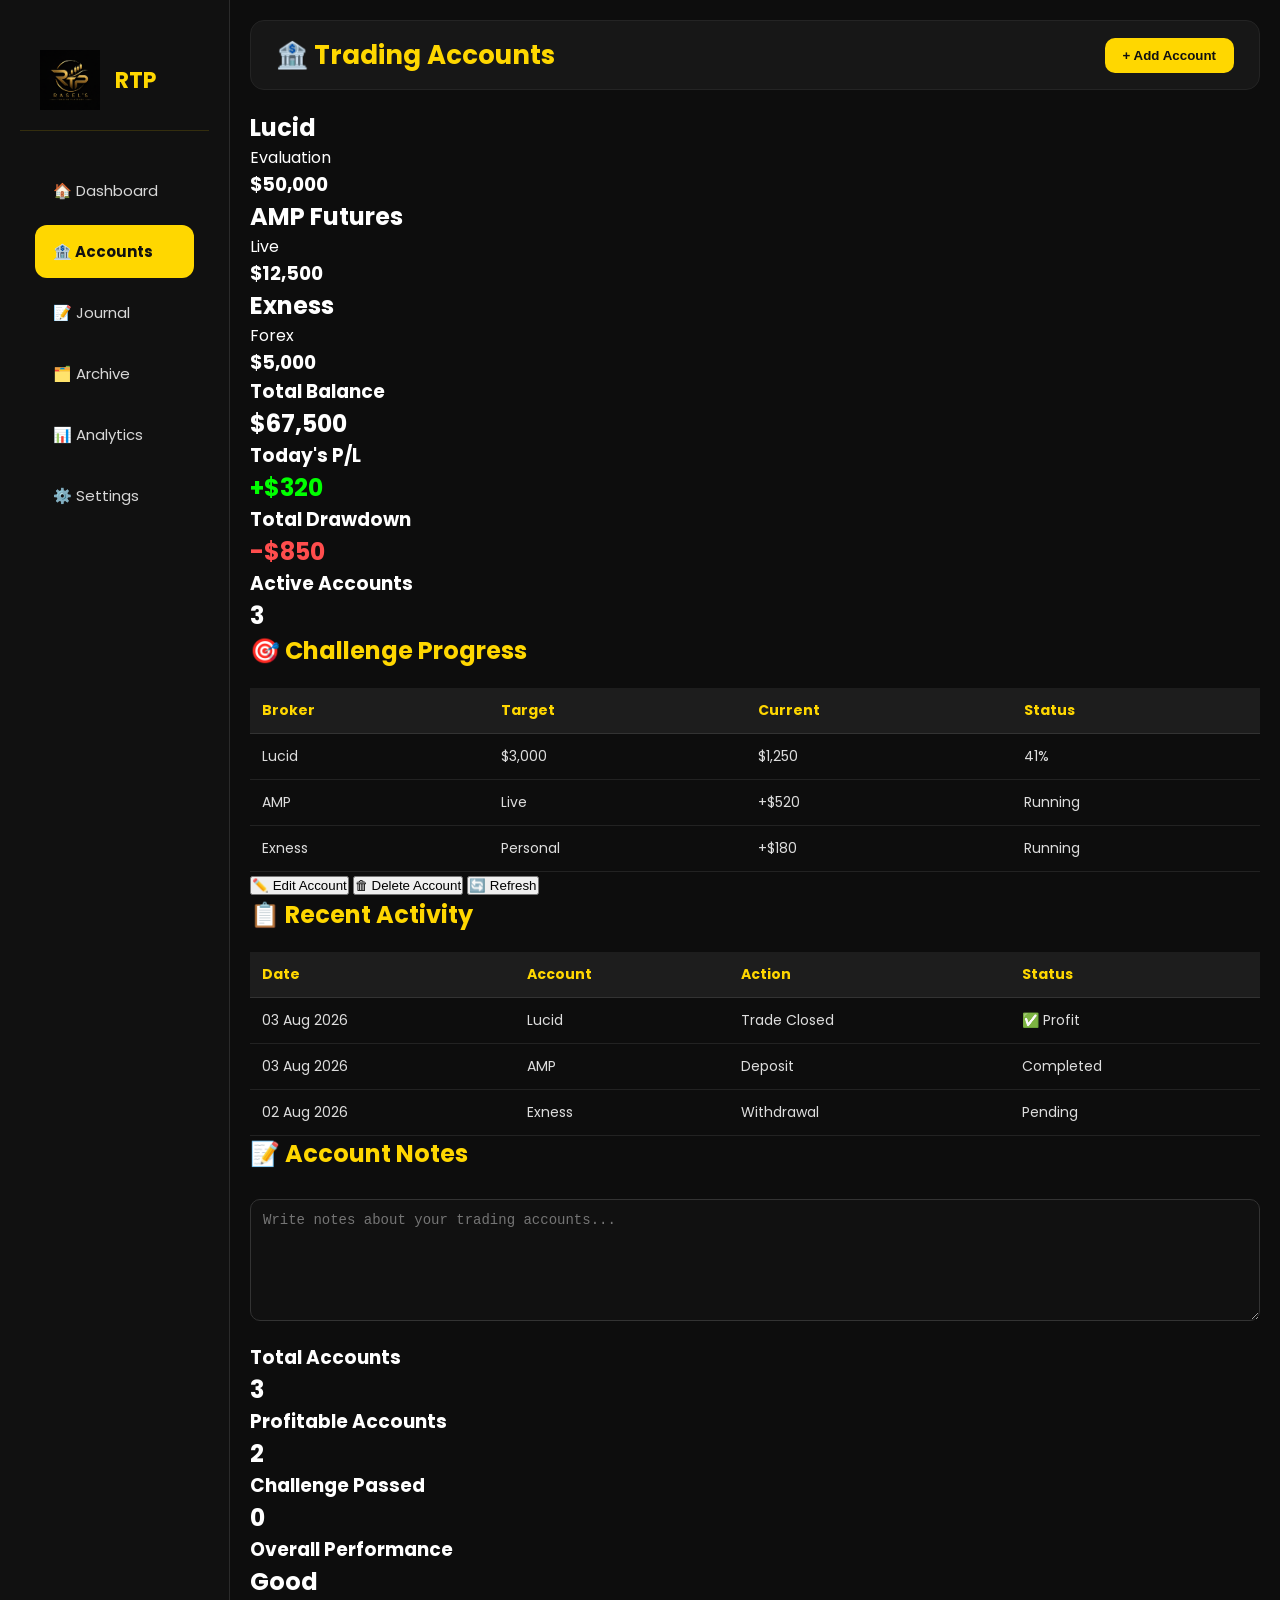
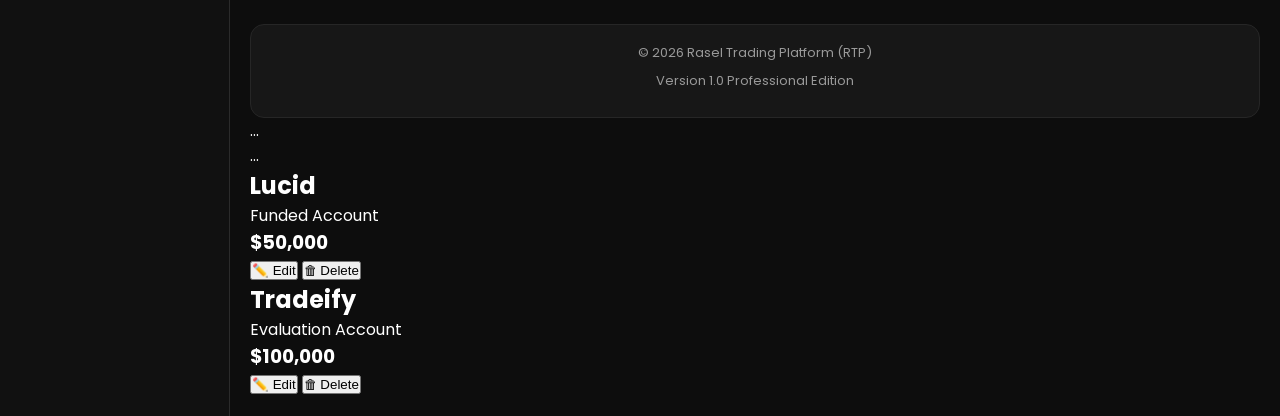
<file: pages/accounts.html>
<!DOCTYPE html>
<html lang="en">

<head>

<meta charset="UTF-8">

<meta name="viewport" content="width=device-width, initial-scale=1.0">

<title>Accounts | RTP</title>

<link rel="stylesheet" href="../css/accounts.css">

<link rel="preconnect" href="https://fonts.googleapis.com">

<link href="https://fonts.googleapis.com/css2?family=Poppins:wght@300;400;500;600;700&display=swap" rel="stylesheet">

</head>

<body>

<div class="container">

<!-- Sidebar -->

<aside class="sidebar">

<div class="logo">

<img src="../images/logo.png" alt="RTP">

<h2>RTP</h2>

</div>

<ul class="menu">

<li><a href="dashboard.html">🏠 Dashboard</a></li>

<li class="active"><a href="#">🏦 Accounts</a></li>

<li><a href="journal.html">📝 Journal</a></li>

<li><a href="archive.html">🗂️ Archive</a></li>

<li><a href="analytics.html">📊 Analytics</a></li>

<li><a href="settings.html">⚙️ Settings</a></li>

</ul>

</aside>

<!-- Main -->

<main class="main-content">

<header class="topbar">

<h1>🏦 Trading Accounts</h1>

<button class="add-btn">

+ Add Account

</button>

</header>

<section class="account-grid">

<div class="account-card">

<h2>Lucid</h2>

<p>Evaluation</p>

<h3>$50,000</h3>

</div>

<div class="account-card">

<h2>AMP Futures</h2>

<p>Live</p>

<h3>$12,500</h3>

</div>

<div class="account-card">

<h2>Exness</h2>

<p>Forex</p>

<h3>$5,000</h3>

</div>


<!-- ==========================================
     Account Statistics
========================================== -->

<section class="account-stats">

    <div class="stat-card">

        <h3>Total Balance</h3>

        <h2>$67,500</h2>

    </div>

    <div class="stat-card">

        <h3>Today's P/L</h3>

        <h2 style="color:lime;">+$320</h2>

    </div>

    <div class="stat-card">

        <h3>Total Drawdown</h3>

        <h2 style="color:#ff4d4d;">-$850</h2>

    </div>

    <div class="stat-card">

        <h3>Active Accounts</h3>

        <h2>3</h2>

    </div>

</section>

<!-- ==========================================
     Challenge Progress
========================================== -->

<section class="challenge-progress">

    <div class="box-header">

        <h2>🎯 Challenge Progress</h2>

    </div>

    <table>

        <tr>
            <th>Broker</th>
            <th>Target</th>
            <th>Current</th>
            <th>Status</th>
        </tr>

        <tr>
            <td>Lucid</td>
            <td>$3,000</td>
            <td>$1,250</td>
            <td>41%</td>
        </tr>

        <tr>
            <td>AMP</td>
            <td>Live</td>
            <td>+$520</td>
            <td>Running</td>
        </tr>

        <tr>
            <td>Exness</td>
            <td>Personal</td>
            <td>+$180</td>
            <td>Running</td>
        </tr>

    </table>

</section>

<!-- ==========================================
     Account Actions
========================================== -->

<section class="account-actions">

    <button class="edit-btn">

        ✏️ Edit Account

    </button>

    <button class="delete-btn">

        🗑 Delete Account

    </button>

    <button class="refresh-btn">

        🔄 Refresh

    </button>

</section>


<!-- ==========================================
     Recent Activity
========================================== -->

<section class="recent-activity">

    <div class="box-header">

        <h2>📋 Recent Activity</h2>

    </div>

    <table>

        <tr>
            <th>Date</th>
            <th>Account</th>
            <th>Action</th>
            <th>Status</th>
        </tr>

        <tr>
            <td>03 Aug 2026</td>
            <td>Lucid</td>
            <td>Trade Closed</td>
            <td>✅ Profit</td>
        </tr>

        <tr>
            <td>03 Aug 2026</td>
            <td>AMP</td>
            <td>Deposit</td>
            <td>Completed</td>
        </tr>

        <tr>
            <td>02 Aug 2026</td>
            <td>Exness</td>
            <td>Withdrawal</td>
            <td>Pending</td>
        </tr>

    </table>

</section>

<!-- ==========================================
     Account Notes
========================================== -->

<section class="account-notes">

    <div class="box-header">

        <h2>📝 Account Notes</h2>

    </div>

    <textarea
        placeholder="Write notes about your trading accounts..."
        rows="6"
    ></textarea>

</section>

<!-- ==========================================
     Performance Summary
========================================== -->

<section class="performance-summary">

    <div class="stat-card">

        <h3>Total Accounts</h3>

        <h2>3</h2>

    </div>

    <div class="stat-card">

        <h3>Profitable Accounts</h3>

        <h2>2</h2>

    </div>

    <div class="stat-card">

        <h3>Challenge Passed</h3>

        <h2>0</h2>

    </div>

    <div class="stat-card">

        <h3>Overall Performance</h3>

        <h2>Good</h2>

    </div>

</section>

<!-- ==========================================
     Footer
========================================== -->

<footer class="footer">

    <p>

        © 2026 Rasel Trading Platform (RTP)

    </p>

    <p>

        Version 1.0 Professional Edition

    </p>

</footer>

</footer>

<!-- STEP 17D এখান থেকে -->

<section class="accounts-summary">

    ...

</section>

<section class="accounts-toolbar">

    ...

</section>

<section class="account-grid" id="accountGrid">

</section>

<!-- STEP 17D এখানে শেষ -->

</main>

</div>

<script src="../js/accounts.js"></script>

</body>

</html>

</main>

</div>

<script src="../js/accounts.js"></script>

</body>

</html>
</file>
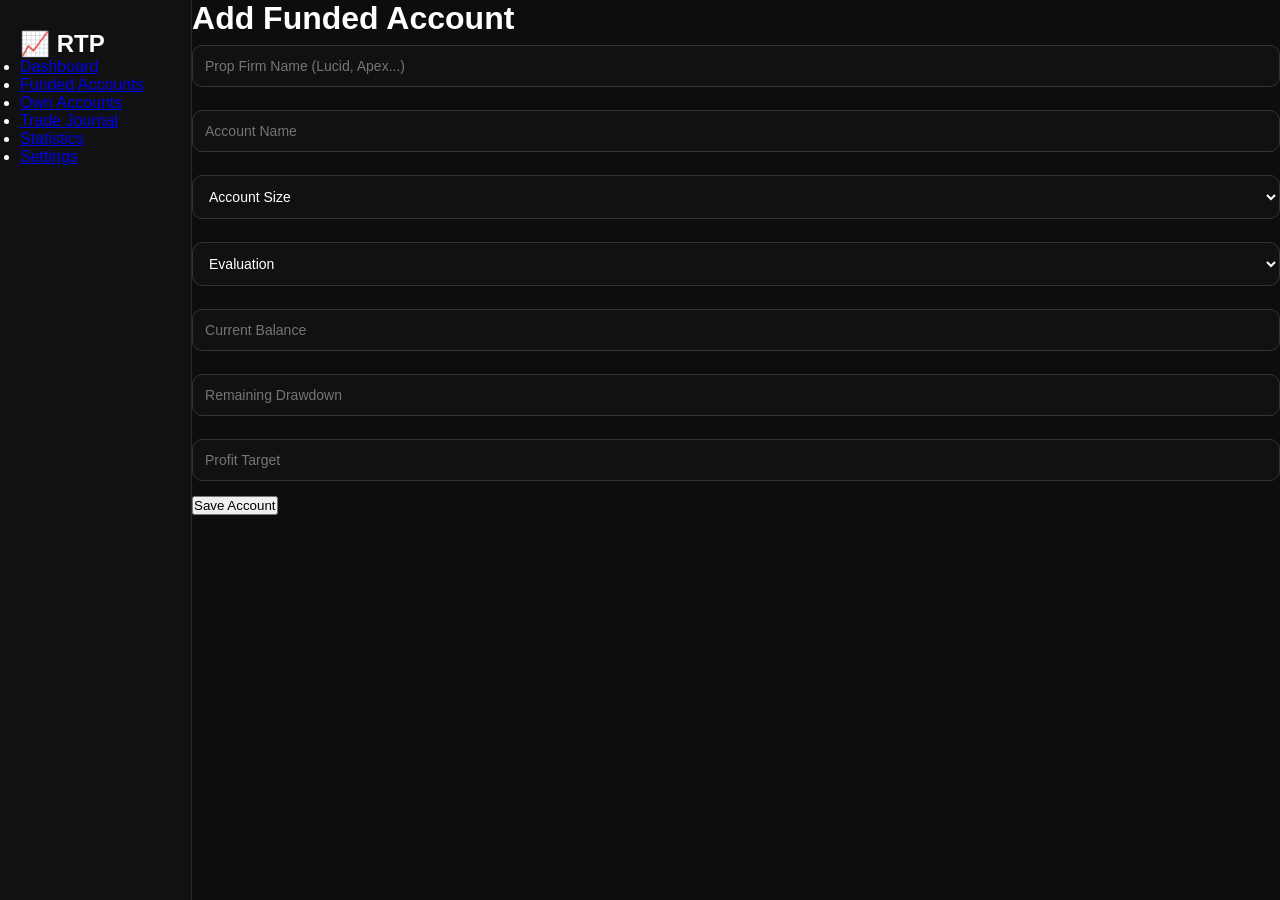
<file: pages/add-funded.html>
<!DOCTYPE html>
<html lang="en">

<head>

<meta charset="UTF-8">
<meta name="viewport" content="width=device-width, initial-scale=1.0">

<title>Add Funded Account</title>

<link rel="stylesheet" href="../css/style.css">
<link rel="stylesheet" href="../css/dashboard.css">

</head>

<body>

<div class="container">

<aside class="sidebar">

<h2>📈 RTP</h2>

<ul>

<li><a href="dashboard.html">Dashboard</a></li>

<li><a href="funded.html">Funded Accounts</a></li>

<li><a href="own.html">Own Accounts</a></li>

<li><a href="journal.html">Trade Journal</a></li>

<li><a href="statistics.html">Statistics</a></li>

<li><a href="settings.html">Settings</a></li>

</ul>

</aside>

<main class="content">

<h1>Add Funded Account</h1>

<form id="fundedForm">

<input
type="text"
id="firm"
placeholder="Prop Firm Name (Lucid, Apex...)"
required>

<input
type="text"
id="accountName"
placeholder="Account Name"
required>

<select id="accountSize">

<option value="">Account Size</option>

<option>25K</option>

<option>50K</option>

<option>100K</option>

<option>150K</option>

<option>250K</option>

</select>

<select id="status">

<option>Evaluation</option>

<option>Funded</option>

<option>Passed</option>

<option>Failed</option>

</select>

<input
type="number"
id="balance"
placeholder="Current Balance">

<input
type="number"
id="drawdown"
placeholder="Remaining Drawdown">

<input
type="number"
id="profitTarget"
placeholder="Profit Target">

<button type="submit">

Save Account

</button>

</form>

</main>

</div>

<script src="../js/accounts.js"></script>

</body>

</html>
</file>
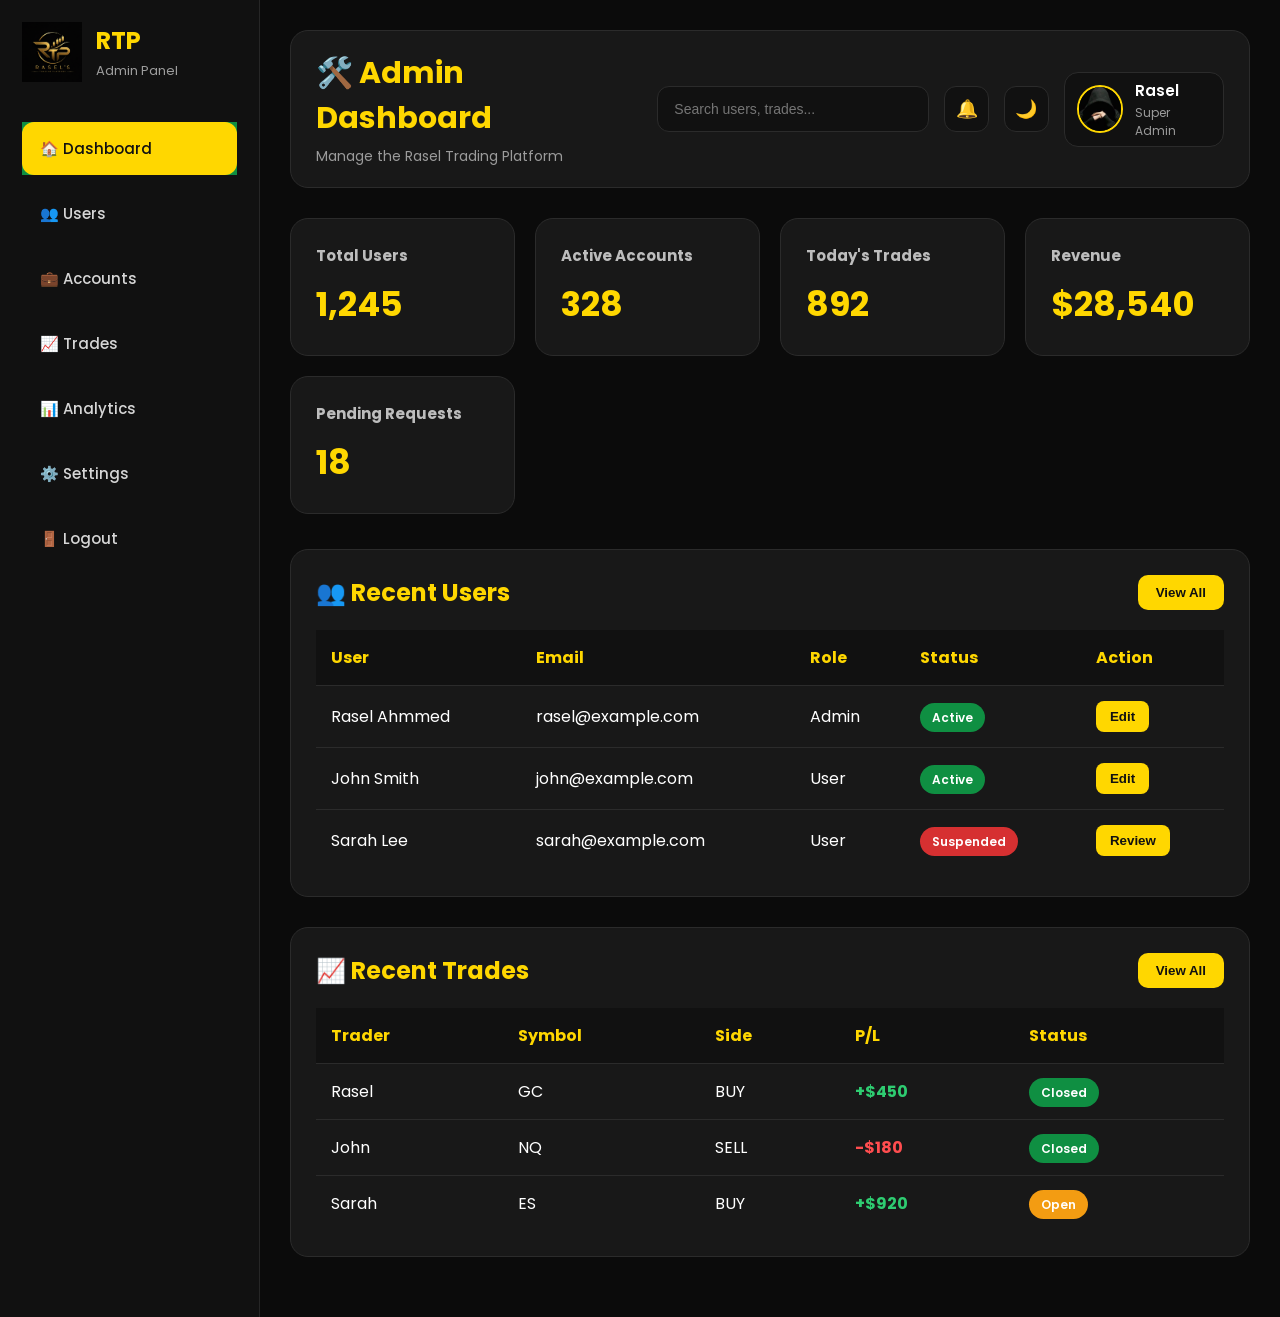
<file: pages/admin.html>
<!DOCTYPE html>
<html lang="en">

<head>

<meta charset="UTF-8">

<meta name="viewport" content="width=device-width, initial-scale=1.0">

<title>Admin Dashboard | RTP</title>

<link rel="stylesheet" href="../css/admin.css">

<link rel="preconnect" href="https://fonts.googleapis.com">

<link rel="preconnect" href="https://fonts.gstatic.com" crossorigin>

<link href="https://fonts.googleapis.com/css2?family=Poppins:wght@300;400;500;600;700&display=swap" rel="stylesheet">

</head>

<body>

<div class="container">

<!-- ==========================================
     SIDEBAR
========================================== -->

<aside class="sidebar">

<div class="logo">

<img src="../images/logo.png" alt="RTP Logo" class="logo-image">

<div class="logo-text">

<h2>RTP</h2>

<p>Admin Panel</p>

</div>

</div>

<ul class="menu">

<li class="active">
<a href="#">
🏠 Dashboard
</a>
</li>

<li>
<a href="#">
👥 Users
</a>
</li>

<li>
<a href="#">
💼 Accounts
</a>
</li>

<li>
<a href="#">
📈 Trades
</a>
</li>

<li>
<a href="#">
📊 Analytics
</a>
</li>

<li>
<a href="#">
⚙️ Settings
</a>
</li>

<li>
<a href="#">
🚪 Logout
</a>
</li>

</ul>

</aside>

<!-- ==========================================
     MAIN CONTENT
========================================== -->

<main class="main-content">




<!-- ==========================================
     TOP HEADER
========================================== -->

<header class="topbar">

    <div class="top-left">

        <h1>🛠️ Admin Dashboard</h1>

        <p>Manage the Rasel Trading Platform</p>

    </div>

    <div class="top-right">

        <input
            type="text"
            placeholder="Search users, trades..."
            class="search-box"
        >

        <button class="icon-btn">🔔</button>

        <button class="icon-btn">🌙</button>

        <div class="profile-box">

            <img src="../images/profile.png" alt="Admin">

            <div>

                <h4>Rasel</h4>

                <small>Super Admin</small>

            </div>

        </div>

    </div>

</header>

<!-- ==========================================
     DASHBOARD CARDS
========================================== -->

<section class="dashboard-cards">

    <div class="card">

        <h3>Total Users</h3>

        <h2>1,245</h2>

    </div>

    <div class="card">

        <h3>Active Accounts</h3>

        <h2>328</h2>

    </div>

    <div class="card">

        <h3>Today's Trades</h3>

        <h2>892</h2>

    </div>

    <div class="card">

        <h3>Revenue</h3>

        <h2>$28,540</h2>

    </div>

    <div class="card">

        <h3>Pending Requests</h3>

        <h2>18</h2>

    </div>

</section>



<!-- ==========================================
     RECENT USERS
========================================== -->

<section class="table-section">

    <div class="section-header">

        <h2>👥 Recent Users</h2>

        <button class="view-btn">View All</button>

    </div>

    <table class="admin-table">

        <thead>

            <tr>

                <th>User</th>

                <th>Email</th>

                <th>Role</th>

                <th>Status</th>

                <th>Action</th>

            </tr>

        </thead>

        <tbody>

            <tr>

                <td>Rasel Ahmmed</td>

                <td>rasel@example.com</td>

                <td>Admin</td>

                <td><span class="badge active">Active</span></td>

                <td><button class="action-btn">Edit</button></td>

            </tr>

            <tr>

                <td>John Smith</td>

                <td>john@example.com</td>

                <td>User</td>

                <td><span class="badge active">Active</span></td>

                <td><button class="action-btn">Edit</button></td>

            </tr>

            <tr>

                <td>Sarah Lee</td>

                <td>sarah@example.com</td>

                <td>User</td>

                <td><span class="badge suspended">Suspended</span></td>

                <td><button class="action-btn">Review</button></td>

            </tr>

        </tbody>

    </table>

</section>

<!-- ==========================================
     RECENT TRADES
========================================== -->

<section class="table-section">

    <div class="section-header">

        <h2>📈 Recent Trades</h2>

        <button class="view-btn">View All</button>

    </div>

    <table class="admin-table">

        <thead>

            <tr>

                <th>Trader</th>

                <th>Symbol</th>

                <th>Side</th>

                <th>P/L</th>

                <th>Status</th>

            </tr>

        </thead>

        <tbody>

            <tr>

                <td>Rasel</td>

                <td>GC</td>

                <td>BUY</td>

                <td class="profit">+$450</td>

                <td><span class="badge active">Closed</span></td>

            </tr>

            <tr>

                <td>John</td>

                <td>NQ</td>

                <td>SELL</td>

                <td class="loss">-$180</td>

                <td><span class="badge active">Closed</span></td>

            </tr>

            <tr>

                <td>Sarah</td>

                <td>ES</td>

                <td>BUY</td>

                <td class="profit">+$920</td>

                <td><span class="badge pending">Open</span></td>

            </tr>

        </tbody>

    </table>

</section>
</file>
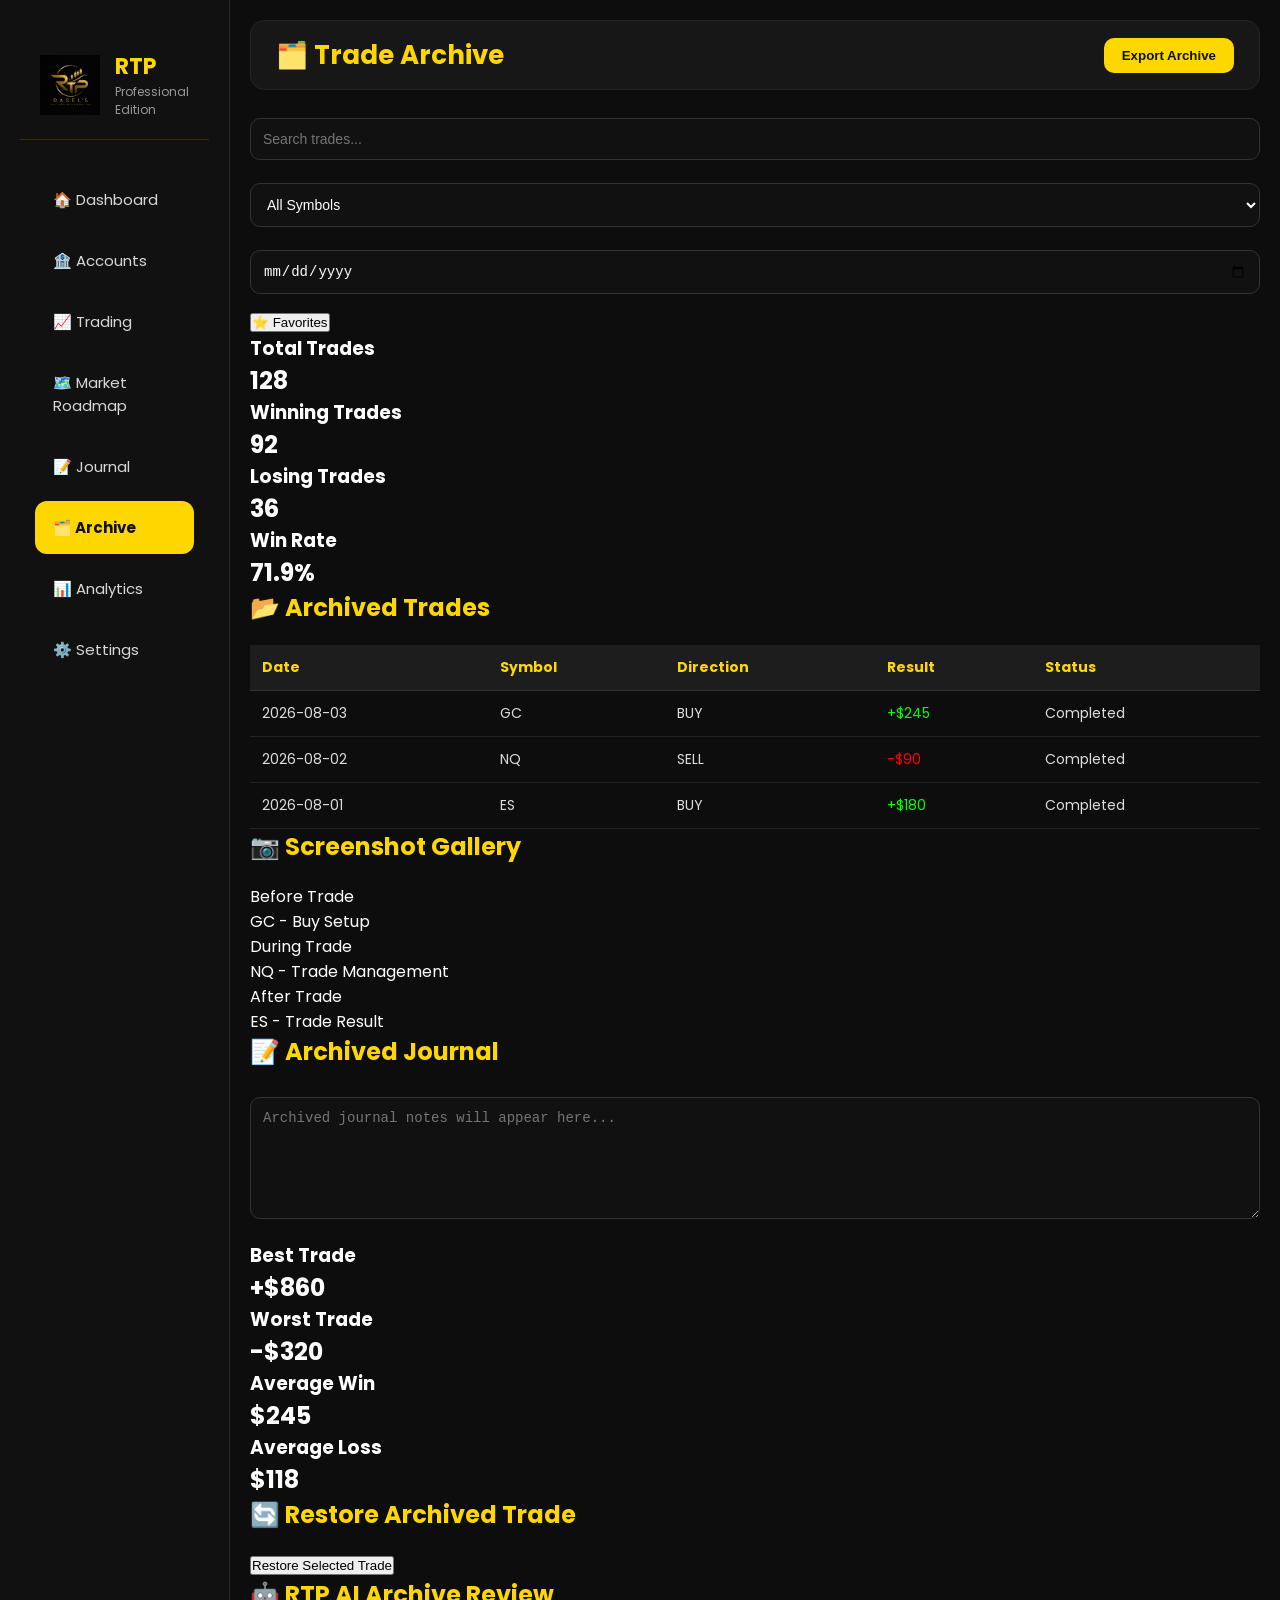
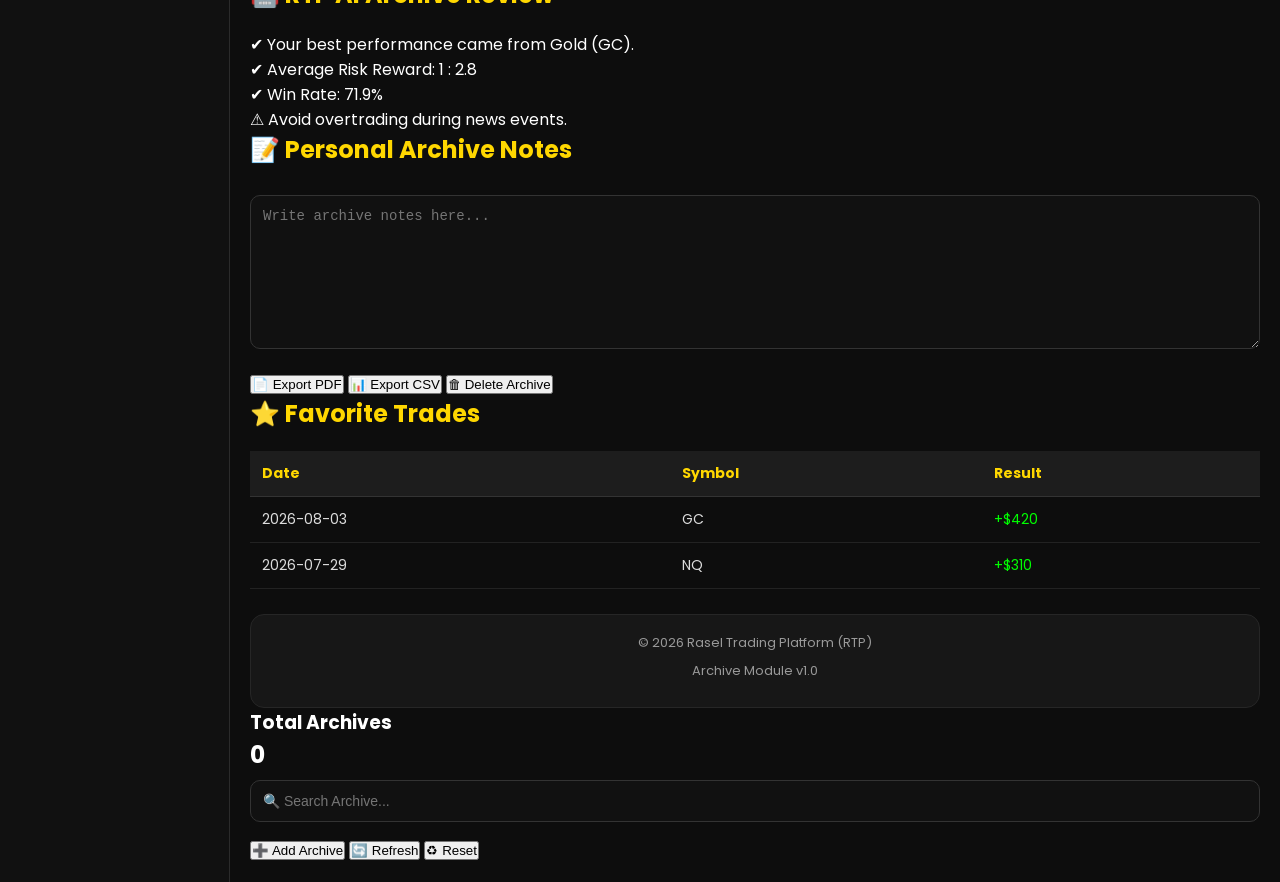
<file: pages/archive.html>
<!DOCTYPE html>
<html lang="en">

<head>

<meta charset="UTF-8">

<meta name="viewport" content="width=device-width, initial-scale=1.0">

<title>Trade Archive | RTP</title>

<link rel="stylesheet" href="../css/archive.css">

<link rel="preconnect" href="https://fonts.googleapis.com">

<link rel="preconnect" href="https://fonts.gstatic.com" crossorigin>

<link href="https://fonts.googleapis.com/css2?family=Poppins:wght@300;400;500;600;700&display=swap" rel="stylesheet">

</head>

<body>

<div class="container">

<!-- ==========================================
Sidebar
========================================== -->

<aside class="sidebar">

<div class="logo">

<img src="../images/logo.png" alt="RTP Logo">

<div>

<h2>RTP</h2>

<p>Professional Edition</p>

</div>

</div>

<ul class="menu">

<li><a href="dashboard.html">🏠 Dashboard</a></li>

<li><a href="accounts.html">🏦 Accounts</a></li>

<li><a href="trading.html">📈 Trading</a></li>

<li><a href="market-roadmap.html">🗺️ Market Roadmap</a></li>

<li><a href="journal.html">📝 Journal</a></li>

<li class="active"><a href="#">🗂️ Archive</a></li>

<li><a href="#">📊 Analytics</a></li>

<li><a href="#">⚙️ Settings</a></li>

</ul>

</aside>

<!-- ==========================================
Main Content
========================================== -->

<main class="main-content">

<header class="topbar">

<h1>

🗂️ Trade Archive

</h1>

<button>

Export Archive

</button>

</header>

<!-- ==========================================
Search & Filters
========================================== -->

<section class="archive-toolbar">

<input
type="text"
placeholder="Search trades..."
id="searchTrade"
>

<select>

<option>All Symbols</option>

<option>GC</option>

<option>MGC</option>

<option>NQ</option>

<option>MNQ</option>

<option>ES</option>

<option>MES</option>

<option>CL</option>

<option>Forex</option>

</select>

<input type="date">

<button>

⭐ Favorites

</button>

</section>

<!-- ==========================================
Archive Summary
========================================== -->

<section class="archive-summary">

<div class="summary-card">

<h3>Total Trades</h3>

<h2>128</h2>

</div>

<div class="summary-card">

<h3>Winning Trades</h3>

<h2>92</h2>

</div>

<div class="summary-card">

<h3>Losing Trades</h3>

<h2>36</h2>

</div>

<div class="summary-card">

<h3>Win Rate</h3>

<h2>71.9%</h2>

</div>

</section>

<!-- ==========================================
Archived Trades
========================================== -->

<section class="archive-table">

<div class="box-header">

<h2>

📂 Archived Trades

</h2>

</div>

<table>

<tr>

<th>Date</th>

<th>Symbol</th>

<th>Direction</th>

<th>Result</th>

<th>Status</th>

</tr>

<tr>

<td>2026-08-03</td>

<td>GC</td>

<td>BUY</td>

<td style="color:lime;">

+$245

</td>

<td>

Completed

</td>

</tr>

<tr>

<td>2026-08-02</td>

<td>NQ</td>

<td>SELL</td>

<td style="color:red;">

-$90

</td>

<td>

Completed

</td>

</tr>

<tr>

<td>2026-08-01</td>

<td>ES</td>

<td>BUY</td>

<td style="color:lime;">

+$180

</td>

<td>

Completed

</td>

</tr>

</table>

</section>


<!-- ==========================================
     Screenshot Gallery
========================================== -->

<section class="gallery-section">

    <div class="box-header">

        <h2>📷 Screenshot Gallery</h2>

    </div>

    <div class="gallery-grid">

        <div class="gallery-card">

            <div class="image-placeholder">

                Before Trade

            </div>

            <p>GC - Buy Setup</p>

        </div>

        <div class="gallery-card">

            <div class="image-placeholder">

                During Trade

            </div>

            <p>NQ - Trade Management</p>

        </div>

        <div class="gallery-card">

            <div class="image-placeholder">

                After Trade

            </div>

            <p>ES - Trade Result</p>

        </div>

    </div>

</section>

<!-- ==========================================
     Archived Journal
========================================== -->

<section class="journal-archive">

    <div class="box-header">

        <h2>📝 Archived Journal</h2>

    </div>

    <textarea
        rows="6"
        placeholder="Archived journal notes will appear here..."
    ></textarea>

</section>

<!-- ==========================================
     Trade Statistics
========================================== -->

<section class="trade-statistics">

    <div class="summary-card">

        <h3>Best Trade</h3>

        <h2>+$860</h2>

    </div>

    <div class="summary-card">

        <h3>Worst Trade</h3>

        <h2>-$320</h2>

    </div>

    <div class="summary-card">

        <h3>Average Win</h3>

        <h2>$245</h2>

    </div>

    <div class="summary-card">

        <h3>Average Loss</h3>

        <h2>$118</h2>

    </div>

</section>

<!-- ==========================================
     Restore Trade
========================================== -->

<section class="restore-section">

    <div class="box-header">

        <h2>🔄 Restore Archived Trade</h2>

    </div>

    <button class="restore-btn">

        Restore Selected Trade

    </button>

</section>

<!-- ==========================================
     RTP AI Archive Review
========================================== -->

<section class="ai-review">

    <div class="box-header">

        <h2>

            🤖 RTP AI Archive Review

        </h2>

    </div>

    <div class="review-card">

        <p>

            ✔ Your best performance came from Gold (GC).

        </p>

        <p>

            ✔ Average Risk Reward: 1 : 2.8

        </p>

        <p>

            ✔ Win Rate: 71.9%

        </p>

        <p>

            ⚠ Avoid overtrading during news events.

        </p>

    </div>

</section>

<!-- ==========================================
     Personal Archive Notes
========================================== -->

<section class="archive-notes">

    <div class="box-header">

        <h2>

            📝 Personal Archive Notes

        </h2>

    </div>

    <textarea
        rows="8"
        placeholder="Write archive notes here..."
    ></textarea>

</section>

<!-- ==========================================
     Archive Actions
========================================== -->

<section class="archive-actions">

    <button class="export-pdf">

        📄 Export PDF

    </button>

    <button class="export-csv">

        📊 Export CSV

    </button>

    <button class="delete-archive">

        🗑 Delete Archive

    </button>

</section>

<!-- ==========================================
     Favorite Trades
========================================== -->

<section class="favorite-trades">

    <div class="box-header">

        <h2>

            ⭐ Favorite Trades

        </h2>

    </div>

    <table>

        <tr>

            <th>Date</th>

            <th>Symbol</th>

            <th>Result</th>

        </tr>

        <tr>

            <td>2026-08-03</td>

            <td>GC</td>

            <td style="color:lime;">

                +$420

            </td>

        </tr>

        <tr>

            <td>2026-07-29</td>

            <td>NQ</td>

            <td style="color:lime;">

                +$310

            </td>

        </tr>

    </table>

</section>

<!-- ==========================================
     Footer
========================================== -->

<footer class="footer">

    <p>

        © 2026 Rasel Trading Platform (RTP)

    </p>

    <p>

        Archive Module v1.0

    </p>

</footer>

<!-- ==========================================
     STEP 20D
     Archive JavaScript Support
========================================== -->

<section class="archive-summary">

    <div class="summary-card">

        <h3>Total Archives</h3>

        <h2 id="totalArchives">0</h2>

    </div>

</section>

<section class="archive-toolbar">

    <input
        type="text"
        id="searchArchive"
        placeholder="🔍 Search Archive..."
        onkeyup="searchArchives()"
    >

    <button onclick="addArchive()">
        ➕ Add Archive
    </button>

    <button onclick="refreshArchives()">
        🔄 Refresh
    </button>

    <button onclick="resetArchives()">
        ♻ Reset
    </button>

</section>

<section
    class="archive-list"
    id="archiveList">

</section>

</main>

</div>

<script src="../js/archive.js"></script>

</body>

</html>
</file>
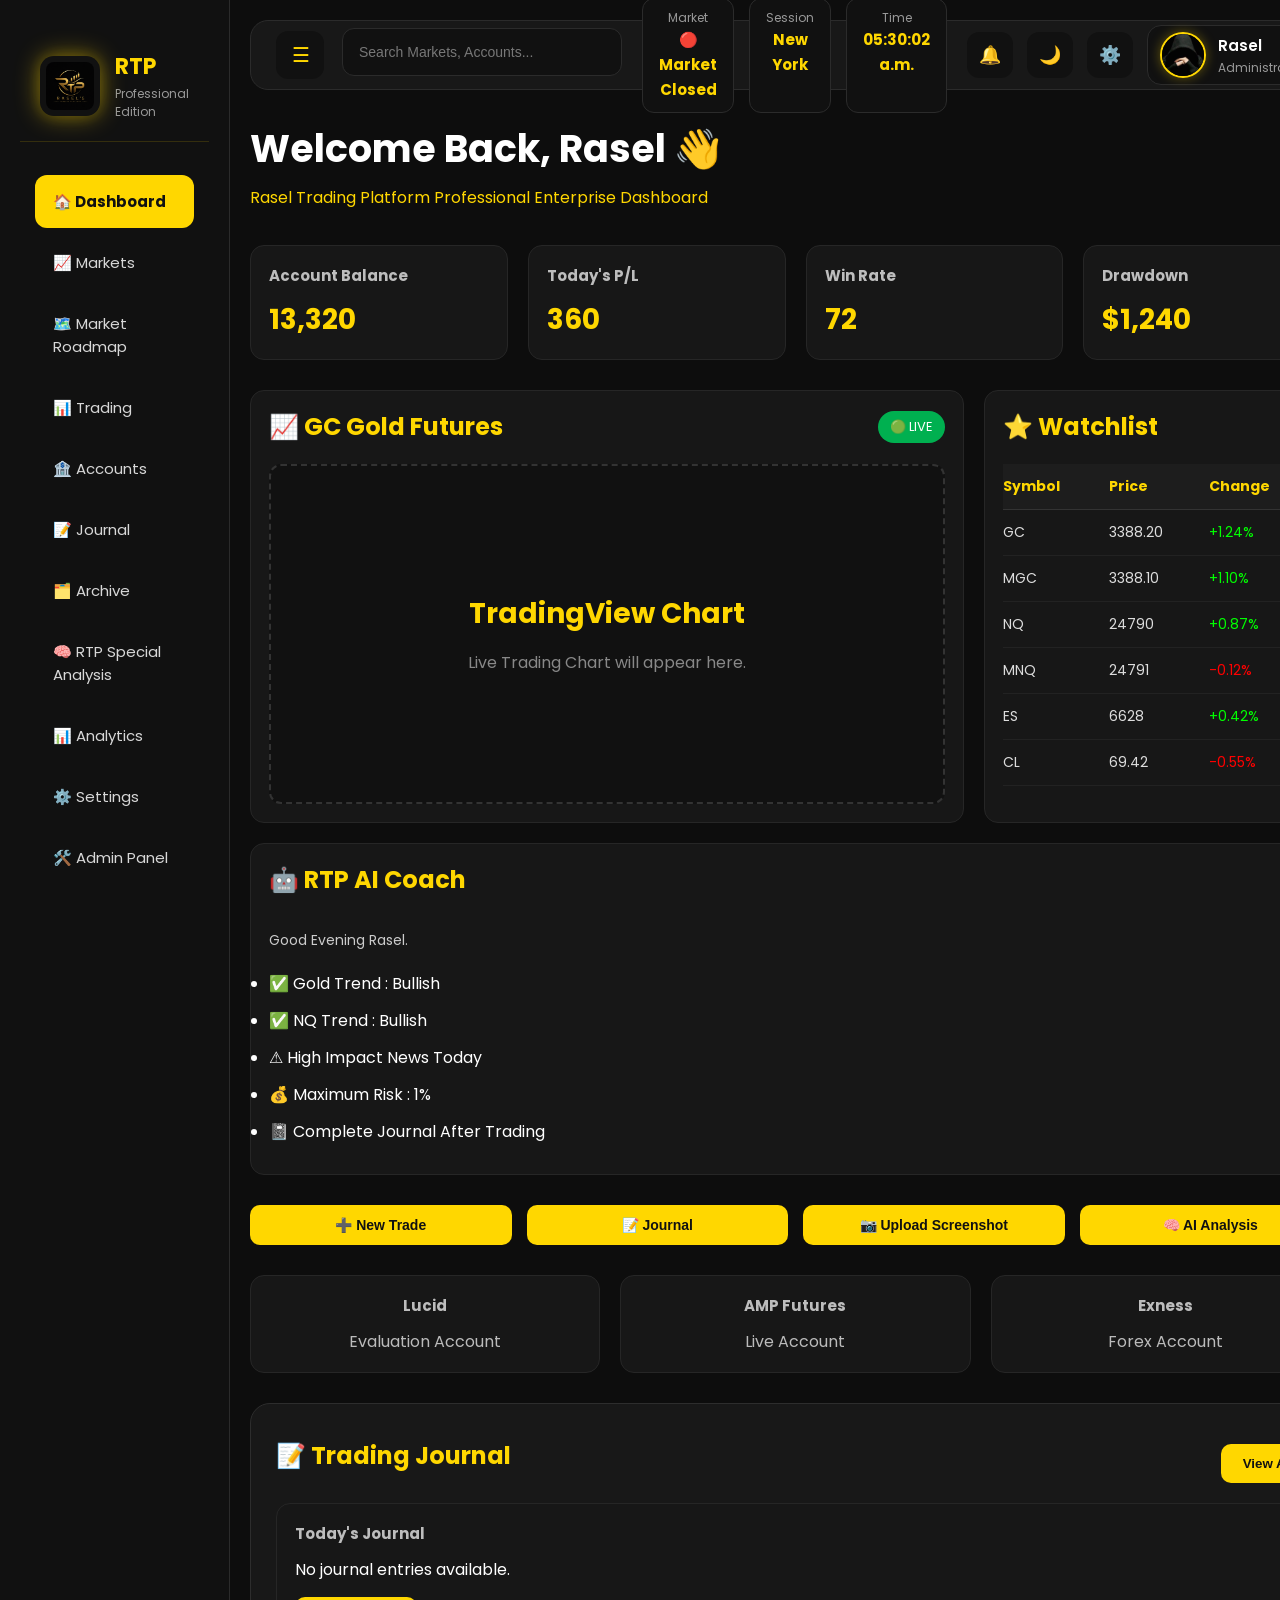
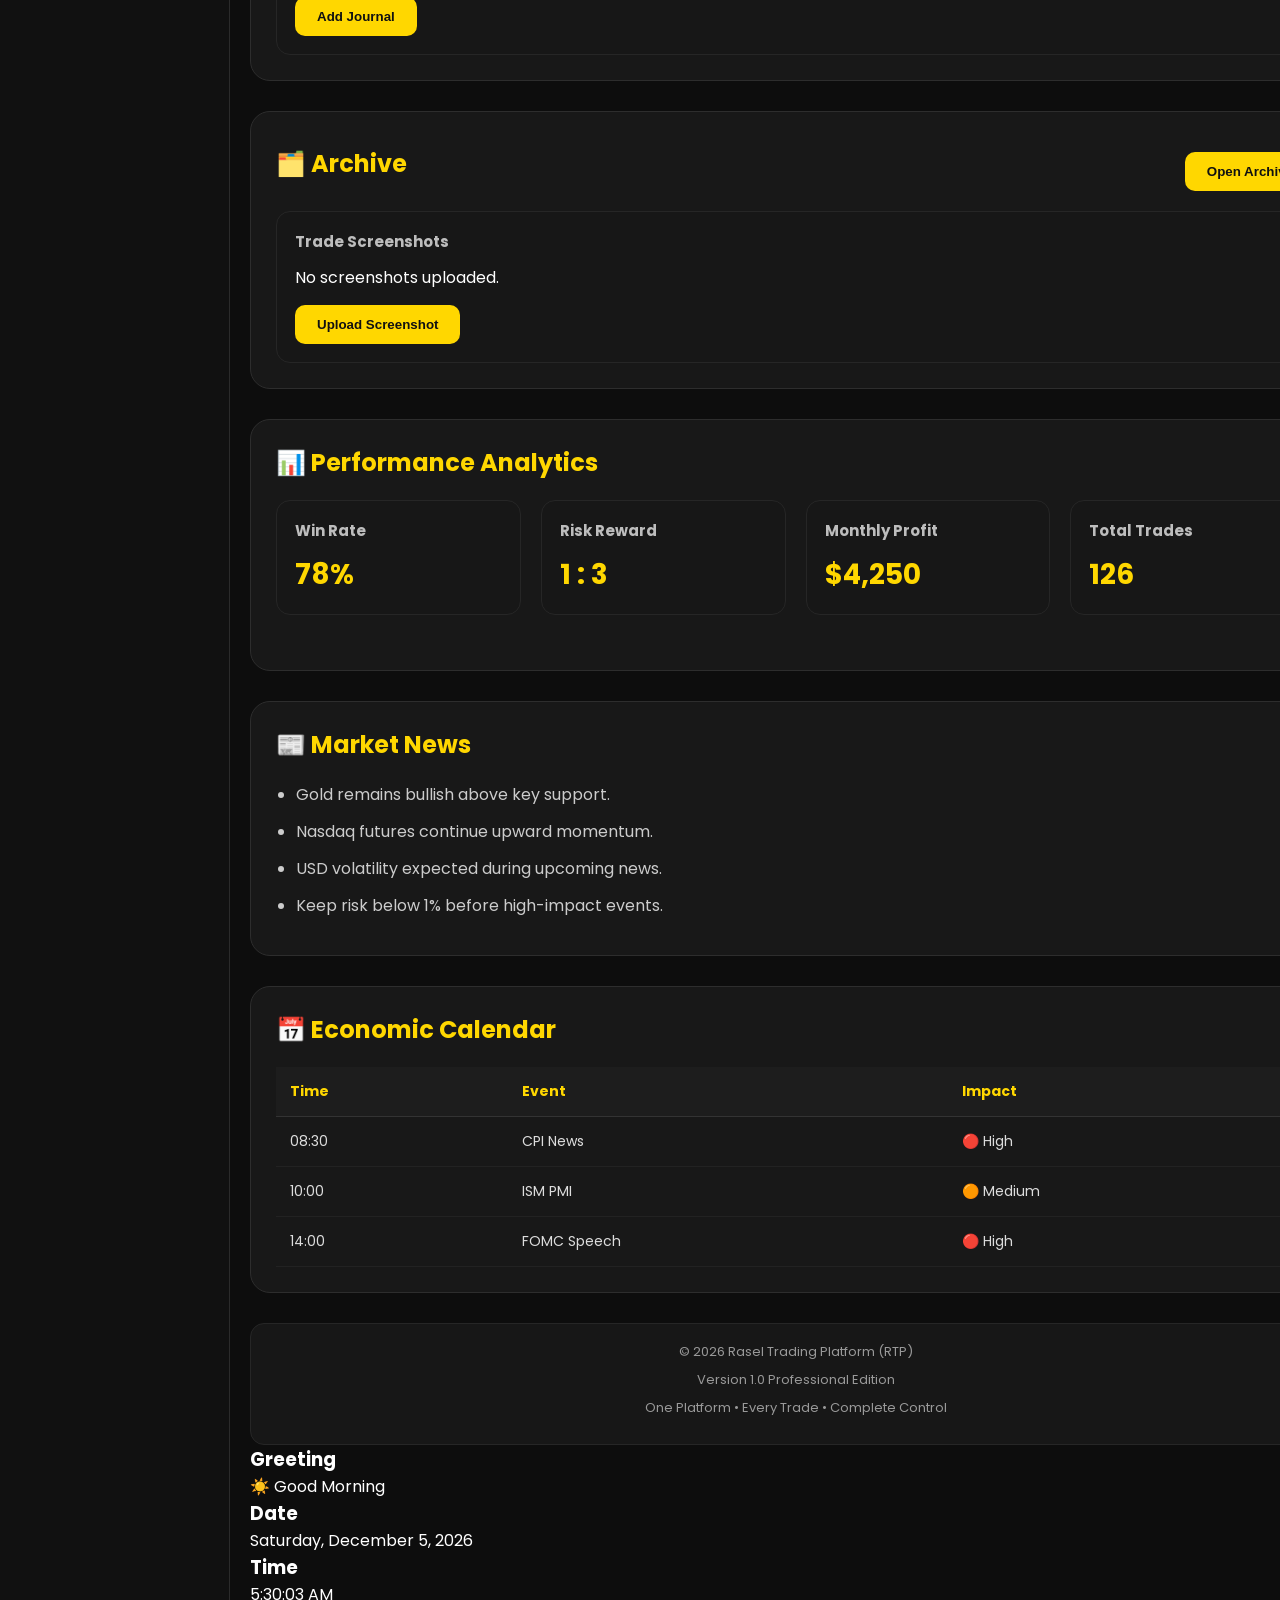
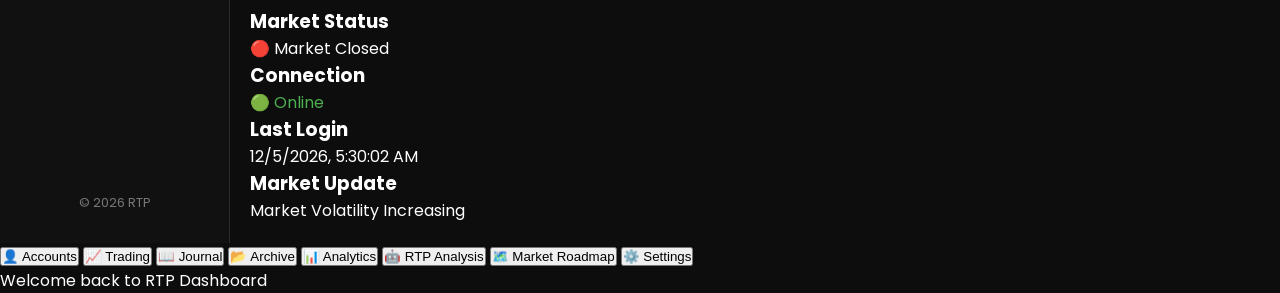
<file: pages/dashboard.html>
<!DOCTYPE html>
<html lang="en">

<head>

    <meta charset="UTF-8">

    <meta name="viewport" content="width=device-width, initial-scale=1.0">

    <title>RTP Dashboard</title>

    <link rel="stylesheet" href="../css/dashboard.css">

    <link rel="stylesheet" href="../css/responsive.css">

    <link rel="preconnect" href="https://fonts.googleapis.com">

    <link rel="preconnect" href="https://fonts.gstatic.com" crossorigin>

    <link href="https://fonts.googleapis.com/css2?family=Poppins:wght@300;400;500;600;700&display=swap" rel="stylesheet">

</head>

<body>

<div class="container">

<!-- ===========================
     SIDEBAR
=========================== -->

<aside class="sidebar">

<div class="logo">

    <img class="logo-image" src="../images/logo.png" alt="RTP Logo">

    <div class="logo-text">

        <h2>RTP</h2>

        <p>Professional Edition</p>

    </div>

</div>

<ul class="menu">

    <li class="active">
        <a href="dashboard.html">🏠 Dashboard</a>
    </li>

    <li>
        <a href="trading.html">📈 Markets</a>
    </li>

    <li>
        <a href="market-roadmap.html">🗺️ Market Roadmap</a>
    </li>

    <li>
        <a href="trading.html">📊 Trading</a>
    </li>

    <li>
        <a href="accounts.html">🏦 Accounts</a>
    </li>

    <li>
        <a href="journal.html">📝 Journal</a>
    </li>
<li>
    <a href="archive.html">🗂️ Archive</a>
</li>

<li>
    <a href="rtp-analysis.html">🧠 RTP Special Analysis</a>
</li>

<li>
    <a href="analytics.html">📊 Analytics</a>
</li>

<li>
    <a href="settings.html">⚙️ Settings</a>
</li>

<li>
    <a href="admin.html">🛠️ Admin Panel</a>
</li>

</ul>

<div class="sidebar-footer">
    <p>© 2026 RTP</p>
</div>

</aside>

<!-- ===========================
     MAIN CONTENT
=========================== -->

<main class="main-content">

<header class="topbar">

    <div class="top-left">

        <button class="menu-btn">
            ☰
        </button>

        <div class="search">
            <input
                type="text"
                placeholder="Search Markets, Accounts...">
        </div>

    </div>

    <div class="status-bar">

        <div class="status-card">

            <span>Market</span>

            <strong id="market-status">
                🟢 Market Open
            </strong>

        </div>

        <div class="status-card">

            <span>Session</span>

            <strong>
                New York
            </strong>

        </div>

        <div class="status-card">

            <span>Time</span>

            <strong id="currentTime">
                00:00:00
            </strong>

        </div>

    </div>

    <div class="top-right">

        <button class="icon-btn" id="notificationBtn" title="Notifications">
            🔔
        </button>

        <button class="icon-btn" id="themeBtn" title="Theme">
            🌙
        </button>

        <button class="icon-btn" id="settingsBtn" title="Settings">
            ⚙️
        </button>

        <div class="profile-box">

            <img src="../images/profile.png" alt="Profile">

            <div class="profile-info">

                <h4>Rasel</h4>

                <small>Administrator</small>

            </div>

        </div>

    </div>

</header>


<section class="welcome">

<h1>

Welcome Back, Rasel 👋

</h1>

<p>

Rasel Trading Platform

Professional Enterprise Dashboard

</p>

</section>

<section class="cards">

<div class="card">

<h3>

Account Balance

</h3>

<h2 id="profitCounter">

50000

</h2>

</div>

<div class="card">

<h3>

Today's P/L

</h3>

<h2 id="tradeCounter">

320

</h2>

</div>

<div class="card">

<h3>

Win Rate

</h3>

<h2 id="winCounter">

78

</h2>

</h2>

</div>

<div class="card">

<h3>

Drawdown

</h3>

<h2>

$1,240

</h2>

</div>

</section>



<!-- ==========================================
     Dashboard Grid
========================================== -->

<section class="dashboard-grid">

    <!-- Trading Chart -->

    <div class="chart-box">

        <div class="box-header">

            <h2>📈 GC Gold Futures</h2>

            <span class="live">

                🟢 LIVE

            </span>

        </div>

        <div class="chart-placeholder">

            <h3>

                TradingView Chart

            </h3>

            <p>

                Live Trading Chart will appear here.

            </p>

        </div>

    </div>



    <!-- Watchlist -->

    <div class="watchlist">

        <div class="box-header">

            <h2>

                ⭐ Watchlist

            </h2>

        </div>

        <table>

            <tr>

                <th>Symbol</th>

                <th>Price</th>

                <th>Change</th>

            </tr>

            <tr>

                <td>GC</td>

                <td>3388.20</td>

                <td style="color:lime;">+1.24%</td>

            </tr>

            <tr>

                <td>MGC</td>

                <td>3388.10</td>

                <td style="color:lime;">+1.10%</td>

            </tr>

            <tr>

                <td>NQ</td>

                <td>24790</td>

                <td style="color:lime;">+0.87%</td>

            </tr>

            <tr>

                <td>MNQ</td>

                <td>24791</td>

                <td style="color:red;">-0.12%</td>

            </tr>

            <tr>

                <td>ES</td>

                <td>6628</td>

                <td style="color:lime;">+0.42%</td>

            </tr>

            <tr>

                <td>CL</td>

                <td>69.42</td>

                <td style="color:red;">-0.55%</td>

            </tr>

        </table>

    </div>

</section>



<!-- ==========================================
     RTP AI Coach
========================================== -->

<section class="ai-panel">

<div class="box-header">

<h2>

🤖 RTP AI Coach

</h2>

</div>

<p>

Good Evening Rasel.

</p>

<ul>

<li>✅ Gold Trend : Bullish</li>

<li>✅ NQ Trend : Bullish</li>

<li>⚠ High Impact News Today</li>

<li>💰 Maximum Risk : 1%</li>

<li>📓 Complete Journal After Trading</li>

</ul>

</section>



<!-- ==========================================
     Quick Actions
========================================== -->

<section class="quick-actions">

<button>

➕ New Trade

</button>

<button>

📝 Journal

</button>

<button>

📷 Upload Screenshot

</button>

<button>

🧠 AI Analysis

</button>

</section>



<!-- ==========================================
     Accounts Overview
========================================== -->

<section class="accounts-overview">

<div class="card">

<h3>

Lucid

</h3>

<p>

Evaluation Account

</p>

</div>

<div class="card">

<h3>

AMP Futures

</h3>

<p>

Live Account

</p>

</div>

<div class="card">

<h3>

Exness

</h3>

<p>

Forex Account

</p>

</div>

</section>



<!-- ==========================================
     Journal Preview
========================================== -->

<section class="journal-section">

    <div class="box-header">

        <h2>📝 Trading Journal</h2>

        <button>View All</button>

    </div>

    <div class="card">

        <h3>Today's Journal</h3>

        <p>No journal entries available.</p>

        <button>Add Journal</button>

    </div>

</section>

<!-- ==========================================
     Archive Preview
========================================== -->

<section class="archive-section">

    <div class="box-header">

        <h2>🗂️ Archive</h2>

        <button>Open Archive</button>

    </div>

    <div class="card">

        <h3>Trade Screenshots</h3>

        <p>No screenshots uploaded.</p>

        <button>Upload Screenshot</button>

    </div>

</section>

<!-- ==========================================
     Analytics
========================================== -->

<section class="analytics-section">

    <div class="box-header">

        <h2>📊 Performance Analytics</h2>

    </div>

    <div class="cards">

        <div class="card">

            <h3>Win Rate</h3>

            <h2>78%</h2>

        </div>

        <div class="card">

            <h3>Risk Reward</h3>

            <h2>1 : 3</h2>

        </div>

        <div class="card">

            <h3>Monthly Profit</h3>

            <h2>$4,250</h2>

        </div>

        <div class="card">

            <h3>Total Trades</h3>

            <h2>126</h2>

        </div>

    </div>

</section>

<!-- ==========================================
     Market News
========================================== -->

<section class="news-section">

    <div class="box-header">

        <h2>📰 Market News</h2>

    </div>

    <ul>

        <li>Gold remains bullish above key support.</li>

        <li>Nasdaq futures continue upward momentum.</li>

        <li>USD volatility expected during upcoming news.</li>

        <li>Keep risk below 1% before high-impact events.</li>

    </ul>

</section>

<!-- ==========================================
     Economic Calendar
========================================== -->

<section class="calendar-section">

    <div class="box-header">

        <h2>📅 Economic Calendar</h2>

    </div>

    <table>

        <tr>
            <th>Time</th>
            <th>Event</th>
            <th>Impact</th>
        </tr>

        <tr>
            <td>08:30</td>
            <td>CPI News</td>
            <td>🔴 High</td>
        </tr>

        <tr>
            <td>10:00</td>
            <td>ISM PMI</td>
            <td>🟠 Medium</td>
        </tr>

        <tr>
            <td>14:00</td>
            <td>FOMC Speech</td>
            <td>🔴 High</td>
        </tr>

    </table>

</section>

<!-- ==========================================
     Footer
========================================== -->

<footer class="footer">

    <p>

        © 2026 Rasel Trading Platform (RTP)

    </p>

    <p>

        Version 1.0 Professional Edition

    </p>

    <p>

        One Platform • Every Trade • Complete Control

    </p>

</footer>
<!-- ==========================================
Dashboard Information
========================================== -->

<section class="dashboard-info">

    <div class="info-card">
        <h3>Greeting</h3>
        <span id="greeting"></span>
    </div>

    <div class="info-card">
        <h3>Date</h3>
        <span id="liveDate"></span>
    </div>

    <div class="info-card">
        <h3>Time</h3>
        <span id="liveTime"></span>
    </div>

    <div class="info-card">
        <h3>Market Status</h3>
        <span id="marketStatus"></span>
    </div>

    <div class="info-card">
        <h3>Connection</h3>
        <span id="connectionStatus"></span>
    </div>

    <div class="info-card">
        <h3>Last Login</h3>
        <span id="lastLogin"></span>
    </div>

    <div class="info-card">
        <h3>Market Update</h3>
        <span id="marketMessage"></span>
    </div>

</section>



</main>

</div>

<!-- ==========================================
     STEP 21A
     Quick Navigation Buttons
========================================== -->

<section class="quick-navigation">

    <button onclick="location.href='accounts.html'">
        👤 Accounts
    </button>

    <button onclick="location.href='trading.html'">
        📈 Trading
    </button>

    <button onclick="location.href='journal.html'">
        📖 Journal
    </button>

    <button onclick="location.href='archive.html'">
        📂 Archive
    </button>

    <button onclick="location.href='analytics.html'">
        📊 Analytics
    </button>

    <button onclick="location.href='rtp-analysis.html'">
        🤖 RTP Analysis
    </button>

    <button onclick="location.href='market-roadmap.html'">
        🗺️ Market Roadmap
    </button>

    <button onclick="location.href='settings.html'">
        ⚙️ Settings
    </button>

</section>

<script src="../js/dashboard.js"></script>

</body>

</html>
</file>
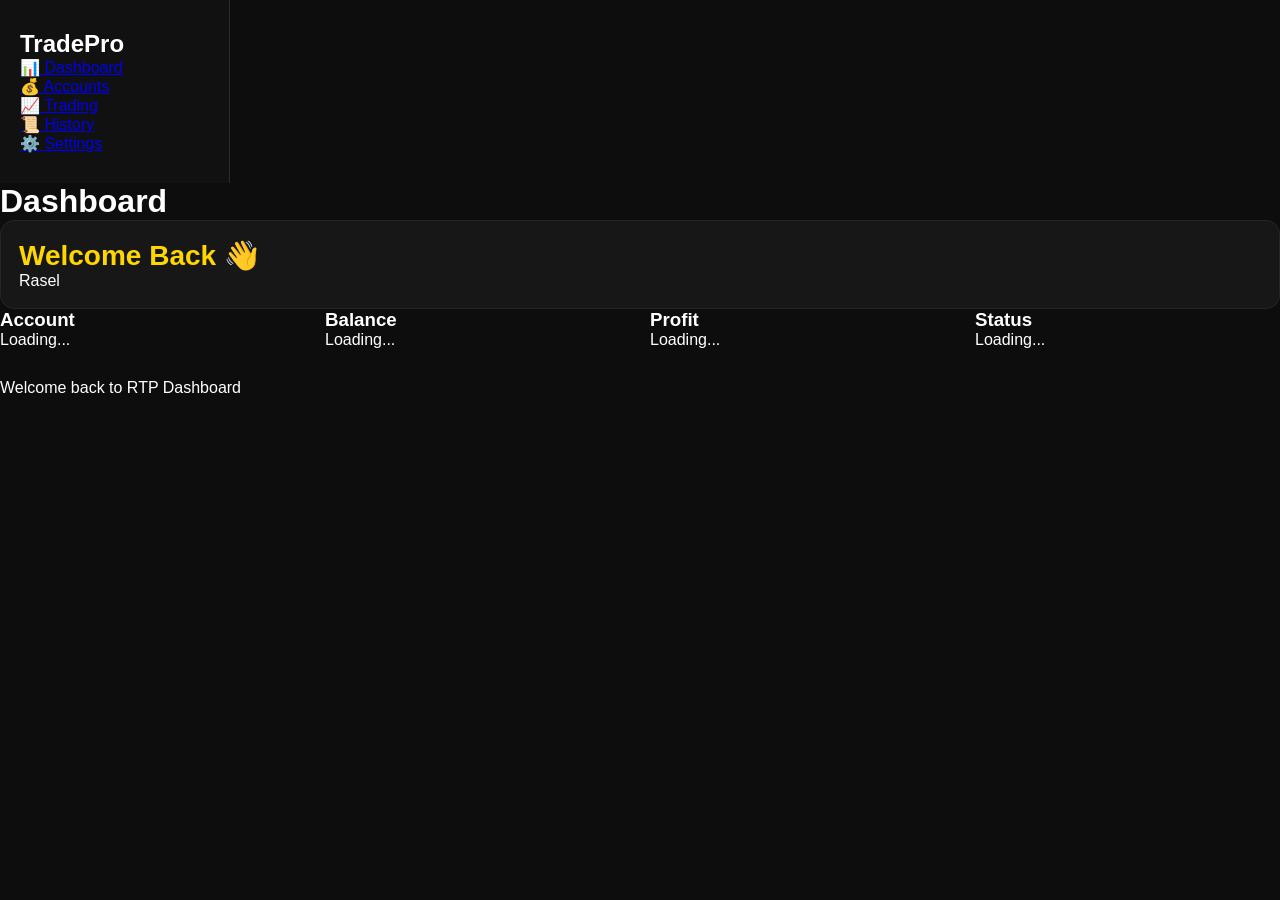
<file: pages/dashboard_backup.html>
<!DOCTYPE html>
<html>

<head>

<title>RTP Dashboard</title>

<link rel="stylesheet" href="../css/dashboard.css">

</head>


<body>


<div class="sidebar">

<h2>TradePro</h2>

<a href="dashboard.html">📊 Dashboard</a>
<a href="#">💰 Accounts</a>
<a href="#">📈 Trading</a>
<a href="#">📜 History</a>
<a href="#">⚙️ Settings</a>

</div>



<div class="main">


<h1>Dashboard</h1>


<div class="card">

<h2>Welcome Back 👋</h2>

<p id="username">
Rasel
</p>

</div>



<div class="cards">


<div class="box">

<h3>Account</h3>

<p id="account">
Loading...
</p>

</div>


<div class="box">

<h3>Balance</h3>

<p id="balance">
Loading...
</p>

</div>



<div class="box">

<h3>Profit</h3>

<p id="profit">
Loading...
</p>

</div>



<div class="box">

<h3>Status</h3>

<p id="status">
Loading...
</p>

</div>



</div>


</div>



<script src="../js/dashboard.js"></script>


</body>

</html>
</file>
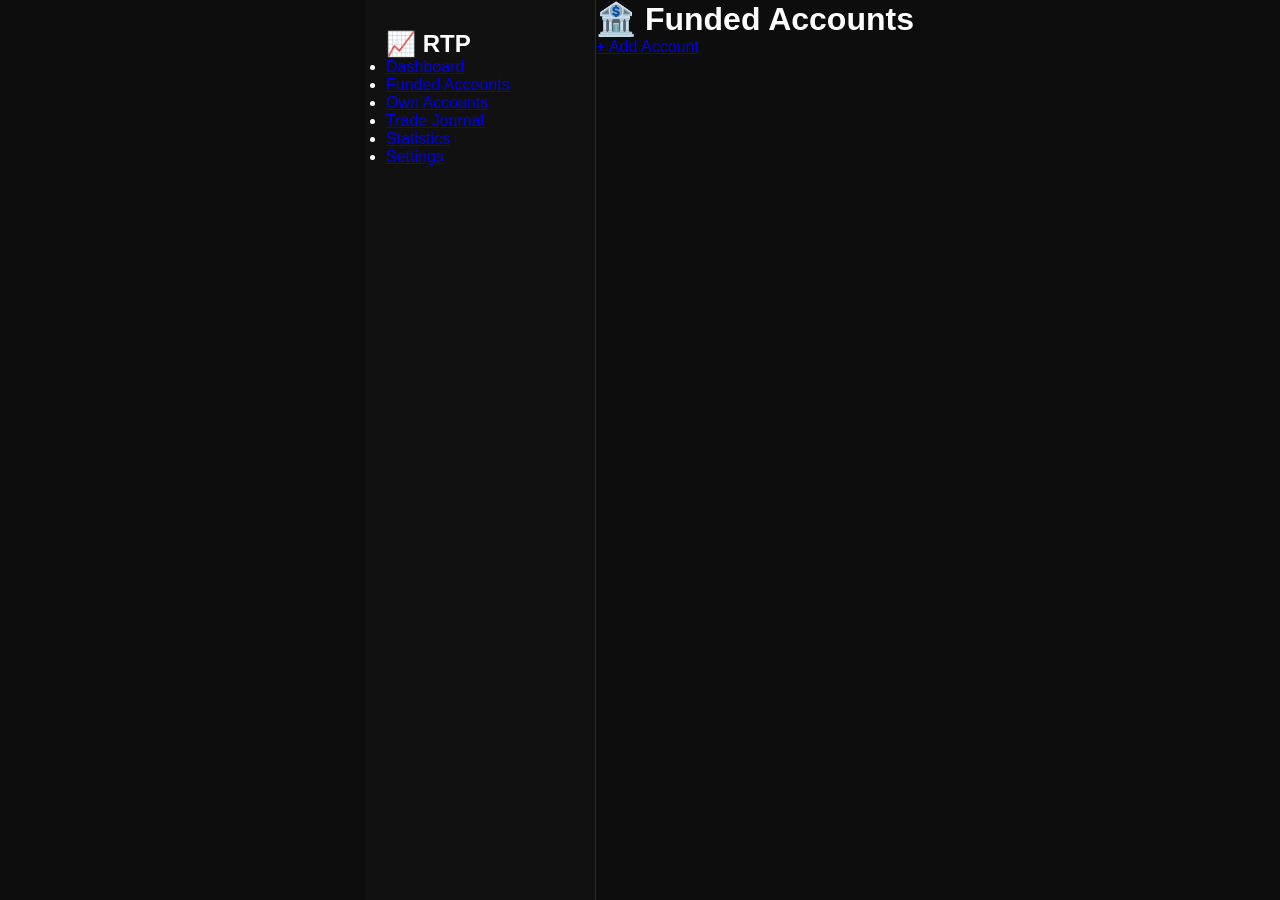
<file: pages/funded.html>
<!DOCTYPE html>
<html lang="en">
<head>

<meta charset="UTF-8">

<meta name="viewport" content="width=device-width, initial-scale=1.0">

<title>Funded Accounts</title>

<link rel="stylesheet" href="../css/style.css">
<link rel="stylesheet" href="../css/dashboard.css">

</head>

<body>

<div class="container">

    <aside class="sidebar">

        <h2>📈 RTP</h2>

        <ul>

            <li><a href="dashboard.html">Dashboard</a></li>

            <li><a href="funded.html">Funded Accounts</a></li>

            <li><a href="own.html">Own Accounts</a></li>

            <li><a href="journal.html">Trade Journal</a></li>

            <li><a href="statistics.html">Statistics</a></li>

            <li><a href="settings.html">Settings</a></li>

        </ul>

    </aside>

    <main class="content">

        <div class="page-header">

            <h1>🏦 Funded Accounts</h1>

            <a href="add-funded.html" class="add-btn">

                + Add Account

            </a>

        </div>

        <div
            id="accountContainer"
            class="account-grid">

        </div>

    </main>

</div>

<script src="../js/accounts.js"></script>

</body>

</html>
</file>
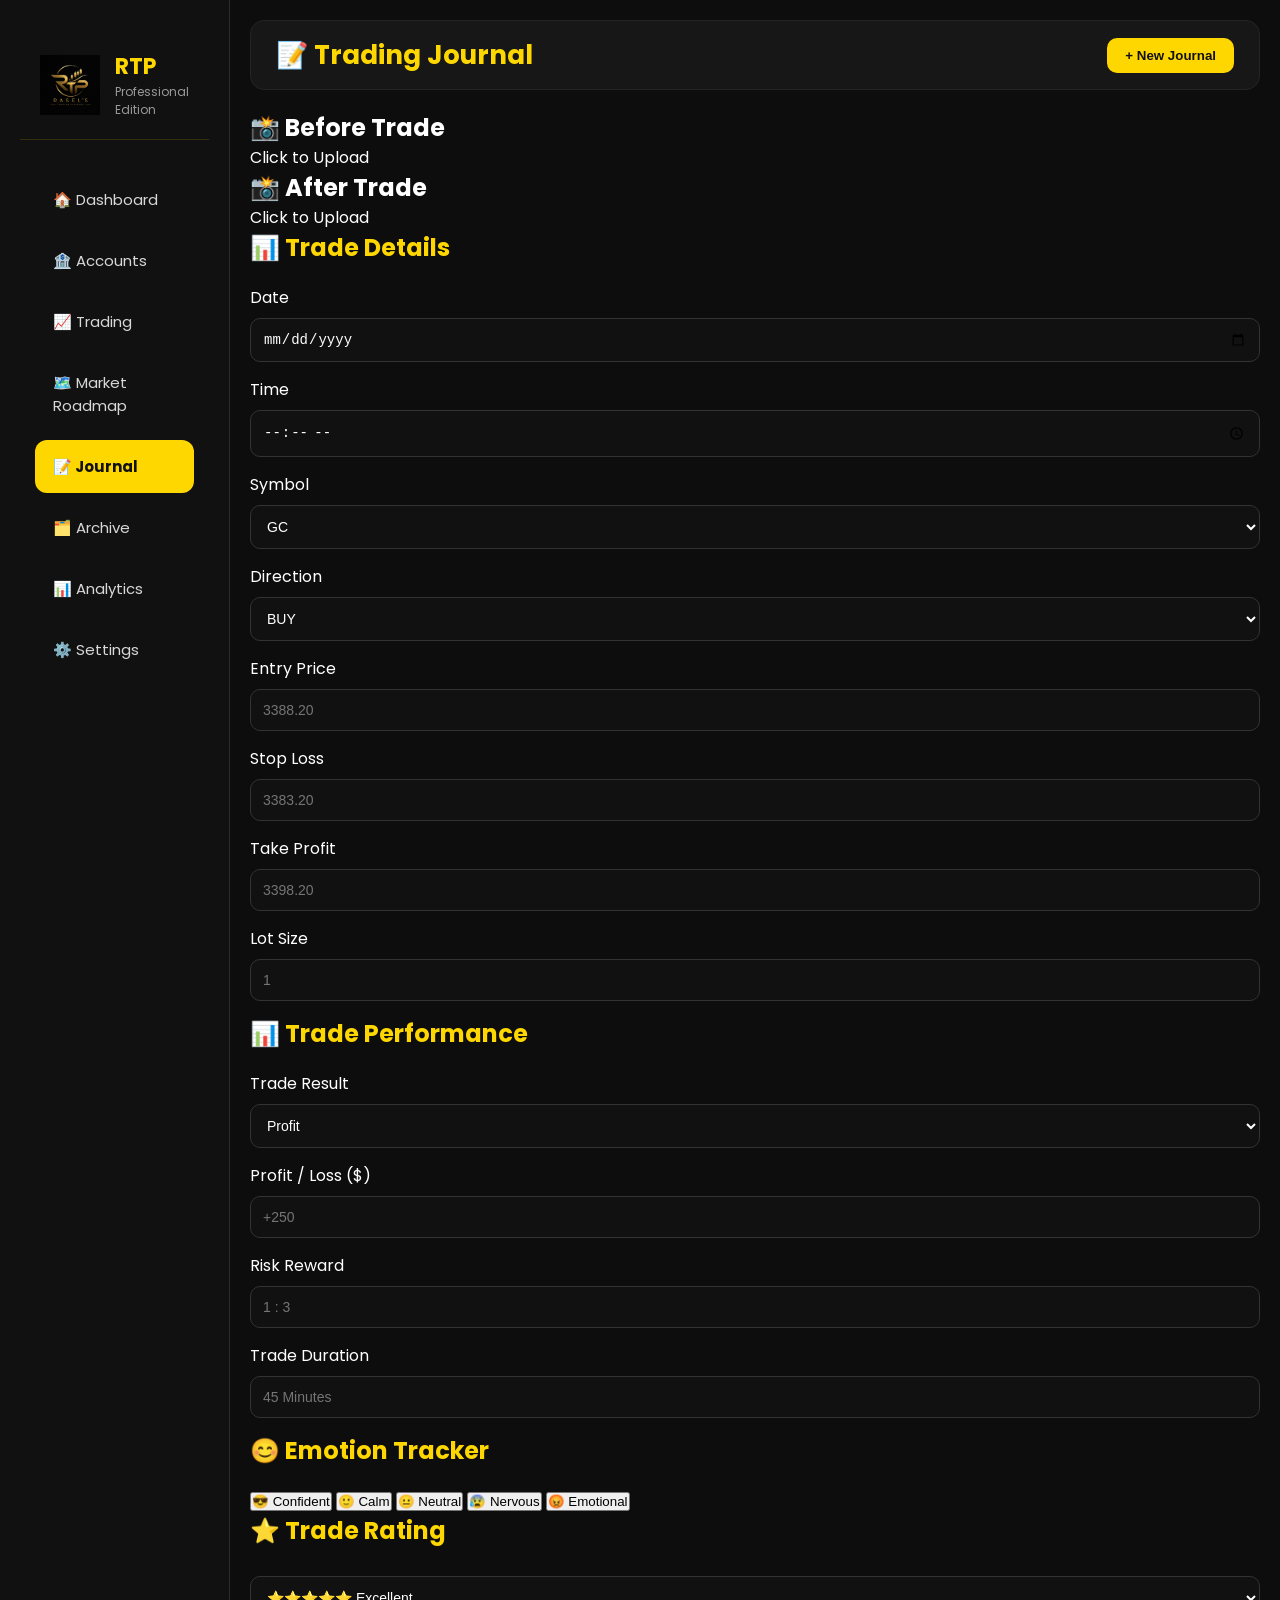
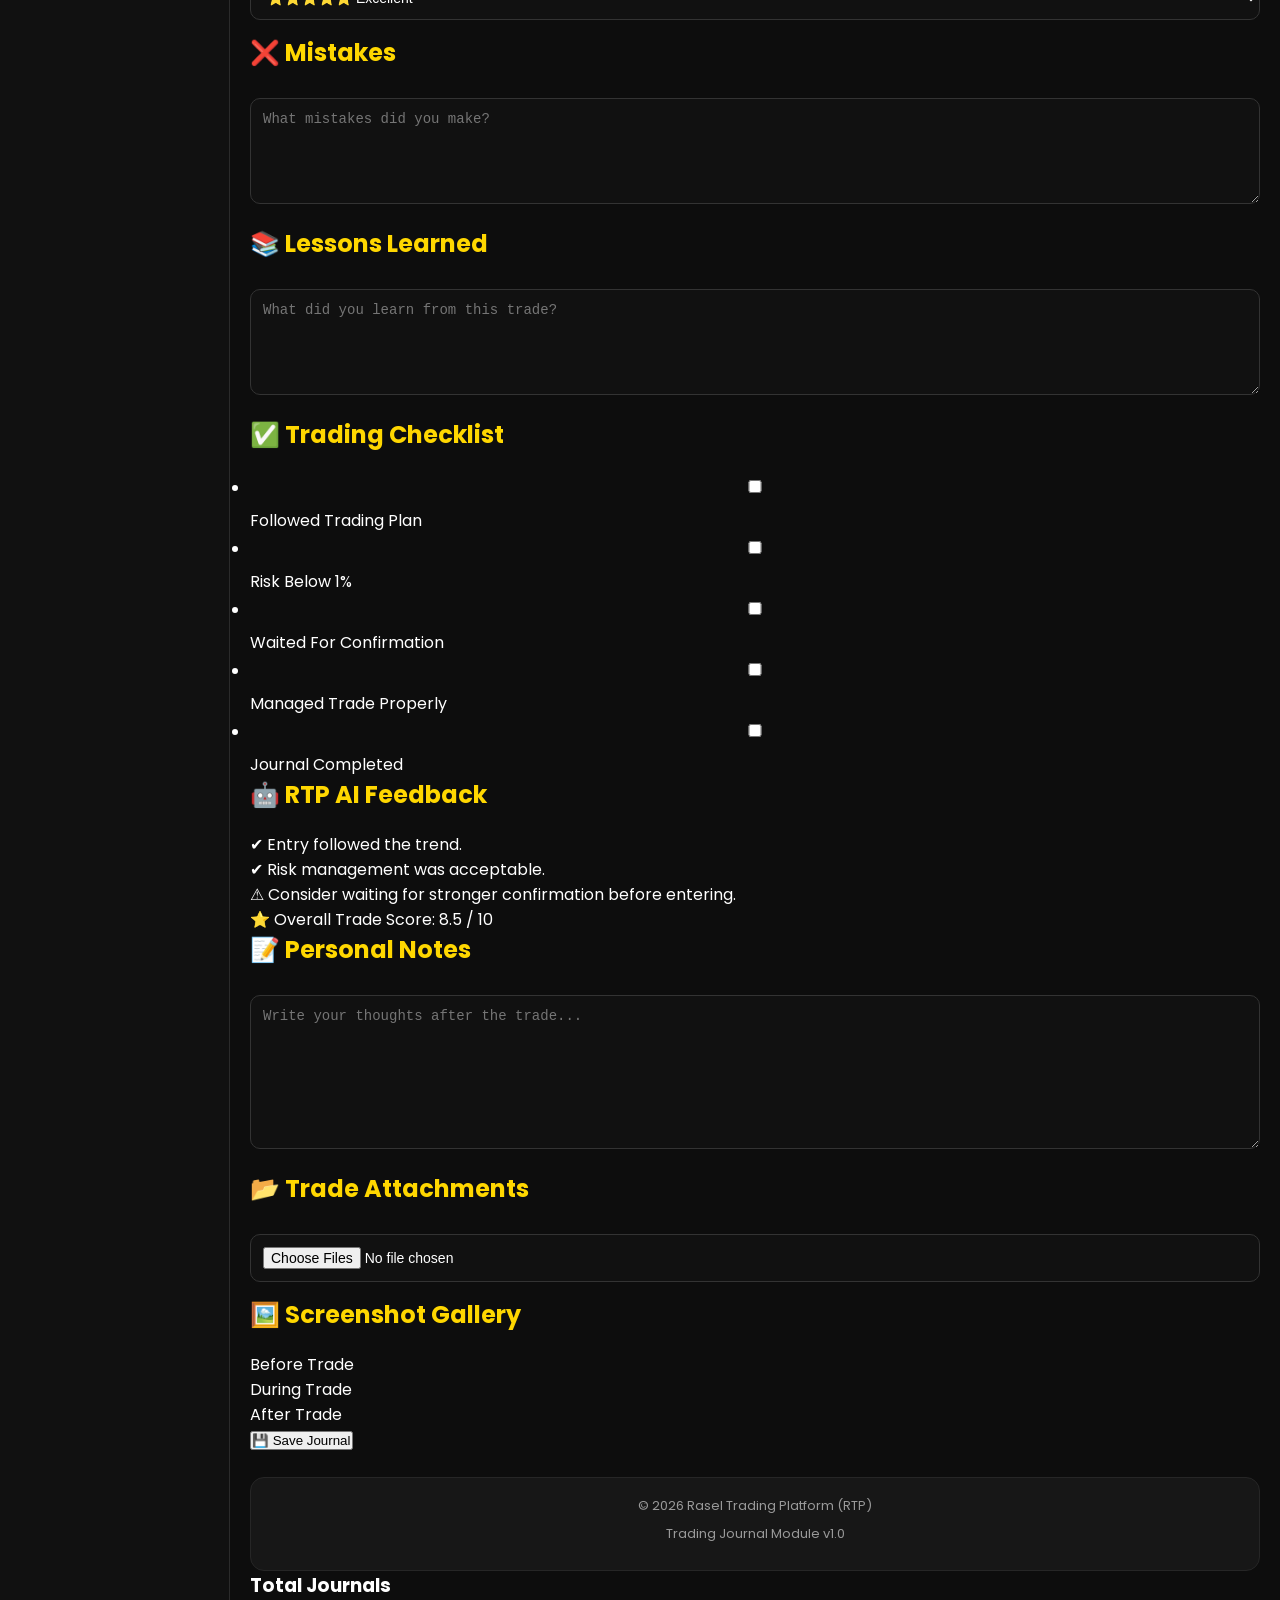
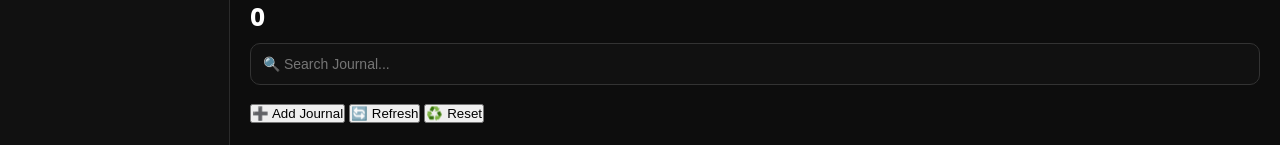
<file: pages/journal.html>
<!DOCTYPE html>
<html lang="en">

<head>

<meta charset="UTF-8">

<meta name="viewport" content="width=device-width, initial-scale=1.0">

<title>Trading Journal | RTP</title>

<link rel="stylesheet" href="../css/journal.css">

<link rel="preconnect" href="https://fonts.googleapis.com">

<link rel="preconnect" href="https://fonts.gstatic.com" crossorigin>

<link href="https://fonts.googleapis.com/css2?family=Poppins:wght@300;400;500;600;700&display=swap" rel="stylesheet">

</head>

<body>

<div class="container">

<!-- ==========================================
Sidebar
========================================== -->

<aside class="sidebar">

<div class="logo">

<img src="../images/logo.png" alt="RTP Logo">

<div>

<h2>RTP</h2>

<p>Professional Edition</p>

</div>

</div>

<ul class="menu">

<li><a href="dashboard.html">🏠 Dashboard</a></li>

<li><a href="accounts.html">🏦 Accounts</a></li>

<li><a href="trading.html">📈 Trading</a></li>

<li><a href="market-roadmap.html">🗺️ Market Roadmap</a></li>

<li class="active"><a href="archive.html">📝 Journal</a></li>

<li><a href="archive.html">🗂️ Archive</a></li>

<li><a href="archive.html">📊 Analytics</a></li>

<li><a href="archive.html">⚙️ Settings</a></li>

</ul>

</aside>

<!-- ==========================================
Main Content
========================================== -->

<main class="main-content">

<header class="topbar">

<h1>

📝 Trading Journal

</h1>

<button>

+ New Journal

</button>

</header>

<!-- ==========================================
Before & After Screenshot
========================================== -->

<section class="screenshot-grid">

<div class="screenshot-card">

<h2>

📸 Before Trade

</h2>

<div class="upload-box">

Click to Upload

</div>

</div>

<div class="screenshot-card">

<h2>

📸 After Trade

</h2>

<div class="upload-box">

Click to Upload

</div>

</div>

</section>

<!-- ==========================================
Trade Information
========================================== -->

<section class="trade-info">

<div class="box-header">

<h2>

📊 Trade Details

</h2>

</div>

<div class="form-grid">

<div>

<label>Date</label>

<input type="date">

</div>

<div>

<label>Time</label>

<input type="time">

</div>

<div>

<label>Symbol</label>

<select>

<option>GC</option>

<option>MGC</option>

<option>NQ</option>

<option>MNQ</option>

<option>ES</option>

<option>CL</option>

</select>

</div>

<div>

<label>Direction</label>

<select>

<option>BUY</option>

<option>SELL</option>

</select>

</div>

<div>

<label>Entry Price</label>

<input type="number" placeholder="3388.20">

</div>

<div>

<label>Stop Loss</label>

<input type="number" placeholder="3383.20">

</div>

<div>

<label>Take Profit</label>

<input type="number" placeholder="3398.20">

</div>

<div>

<label>Lot Size</label>

<input type="number" placeholder="1">

</div>

</div>

</section>



<!-- ==========================================
     Trade Performance
========================================== -->

<section class="trade-performance">

    <div class="box-header">

        <h2>📊 Trade Performance</h2>

    </div>

    <div class="performance-grid">

        <div>

            <label>Trade Result</label>

            <select>

                <option>Profit</option>

                <option>Loss</option>

                <option>Break Even</option>

            </select>

        </div>

        <div>

            <label>Profit / Loss ($)</label>

            <input type="number" placeholder="+250">

        </div>

        <div>

            <label>Risk Reward</label>

            <input type="text" placeholder="1 : 3">

        </div>

        <div>

            <label>Trade Duration</label>

            <input type="text" placeholder="45 Minutes">

        </div>

    </div>

</section>

<!-- ==========================================
     Emotion Tracker
========================================== -->

<section class="emotion-tracker">

    <div class="box-header">

        <h2>😊 Emotion Tracker</h2>

    </div>

    <div class="emotion-grid">

        <button>😎 Confident</button>

        <button>🙂 Calm</button>

        <button>😐 Neutral</button>

        <button>😰 Nervous</button>

        <button>😡 Emotional</button>

    </div>

</section>

<!-- ==========================================
     Trade Rating
========================================== -->

<section class="trade-rating">

    <div class="box-header">

        <h2>⭐ Trade Rating</h2>

    </div>

    <select>

        <option>⭐⭐⭐⭐⭐ Excellent</option>

        <option>⭐⭐⭐⭐ Good</option>

        <option>⭐⭐⭐ Average</option>

        <option>⭐⭐ Poor</option>

        <option>⭐ Very Poor</option>

    </select>

</section>

<!-- ==========================================
     Mistakes
========================================== -->

<section class="mistakes">

    <div class="box-header">

        <h2>❌ Mistakes</h2>

    </div>

    <textarea
        rows="5"
        placeholder="What mistakes did you make?"
    ></textarea>

</section>

<!-- ==========================================
     Lessons Learned
========================================== -->

<section class="lessons">

    <div class="box-header">

        <h2>📚 Lessons Learned</h2>

    </div>

    <textarea
        rows="5"
        placeholder="What did you learn from this trade?"
    ></textarea>

</section>

<!-- ==========================================
     Trading Checklist
========================================== -->

<section class="journal-checklist">

    <div class="box-header">

        <h2>✅ Trading Checklist</h2>

    </div>

    <ul>

        <li><input type="checkbox"> Followed Trading Plan</li>

        <li><input type="checkbox"> Risk Below 1%</li>

        <li><input type="checkbox"> Waited For Confirmation</li>

        <li><input type="checkbox"> Managed Trade Properly</li>

        <li><input type="checkbox"> Journal Completed</li>

    </ul>

</section>



<!-- ==========================================
     RTP AI Feedback
========================================== -->

<section class="ai-feedback">

    <div class="box-header">

        <h2>🤖 RTP AI Feedback</h2>

    </div>

    <div class="feedback-card">

        <p>

            ✔ Entry followed the trend.

        </p>

        <p>

            ✔ Risk management was acceptable.

        </p>

        <p>

            ⚠ Consider waiting for stronger confirmation before entering.

        </p>

        <p>

            ⭐ Overall Trade Score: 8.5 / 10

        </p>

    </div>

</section>

<!-- ==========================================
     Personal Notes
========================================== -->

<section class="personal-notes">

    <div class="box-header">

        <h2>📝 Personal Notes</h2>

    </div>

    <textarea
        rows="8"
        placeholder="Write your thoughts after the trade..."
    ></textarea>

</section>

<!-- ==========================================
     Attachments
========================================== -->

<section class="attachments">

    <div class="box-header">

        <h2>📂 Trade Attachments</h2>

    </div>

    <input type="file" multiple>

</section>

<!-- ==========================================
     Screenshot Gallery
========================================== -->

<section class="gallery">

    <div class="box-header">

        <h2>🖼️ Screenshot Gallery</h2>

    </div>

    <div class="gallery-grid">

        <div class="gallery-item">

            Before Trade

        </div>

        <div class="gallery-item">

            During Trade

        </div>

        <div class="gallery-item">

            After Trade

        </div>

    </div>

</section>

<!-- ==========================================
     Save Journal
========================================== -->

<section class="save-section">

    <button class="save-btn">

        💾 Save Journal

    </button>

</section>

<!-- ==========================================
     Footer
========================================== -->

<footer class="footer">

    <p>

        © 2026 Rasel Trading Platform (RTP)

    </p>

    <p>

        Trading Journal Module v1.0

    </p>

</footer>

<!-- ==========================================
     STEP 19D
     Journal JavaScript Support
========================================== -->

<section class="journal-summary">

    <div class="summary-card">

        <h3>Total Journals</h3>

        <h2 id="totalJournal">0</h2>

    </div>

</section>

<section class="journal-toolbar">

    <input
        type="text"
        id="searchJournal"
        placeholder="🔍 Search Journal..."
        onkeyup="searchJournal()"
    >

    <button onclick="addJournal()">
        ➕ Add Journal
    </button>

    <button onclick="refreshJournal()">
        🔄 Refresh
    </button>

    <button onclick="resetJournal()">
        ♻️ Reset
    </button>

</section>

<section
    class="journal-list"
    id="journalList">

</section>

</main>

</div>

<script src="../js/journal.js"></script>

</body>

</html>
</file>
<file: css/accounts.css>
/* ===========================================================
   RTP v1.0 Professional Dashboard
   Black & Gold Theme
   =========================================================== */

*{
    margin:0;
    padding:0;
    box-sizing:border-box;
}

body{

    font-family:'Poppins',sans-serif;

    background:#0d0d0d;

    color:#ffffff;

}

/* ===================================
Container
=================================== */

.container{

    display:flex;

    min-height:100vh;

}

/* ===================================
Sidebar
=================================== */

.sidebar{

    width:280px;

    background:#111111;

    border-right:1px solid #222;

    padding:30px 20px;

    display:flex;

    flex-direction:column;

}

.logo{

    display:flex;

    align-items:center;

    gap:15px;

    margin-bottom:45px;

}

.logo img{

    width:55px;

    height:55px;

}

.logo h2{

    color:#FFD700;

    font-size:30px;

}

.logo p{

    color:#9a9a9a;

    font-size:13px;

}

.menu{

    list-style:none;

}

.menu li{

    margin-bottom:12px;

}

.menu li a{

    display:flex;

    align-items:center;

    text-decoration:none;

    color:#d8d8d8;

    padding:15px 18px;

    border-radius:12px;

    transition:.3s;

    font-size:15px;

}

.menu li a:hover{

    background:#FFD700;

    color:#111;

}

.menu .active a{

    background:#FFD700;

    color:#111;

    font-weight:bold;

}

.sidebar-footer{

    margin-top:auto;

    text-align:center;

    color:#777;

    font-size:13px;

}

/* ===================================
Main
=================================== */

.main-content{

    flex:1;

    padding:30px;

}

/* ===================================
Professional Topbar
=================================== */

.topbar{

    display:flex;

    justify-content:space-between;

    align-items:center;

    background:#181818;

    padding:20px;

    border-radius:18px;

    margin-bottom:35px;

    border:1px solid #2d2d2d;

}

.top-left{

    display:flex;

    align-items:center;

    gap:18px;

}

.menu-btn{

    background:#FFD700;

    color:#111;

    border:none;

    padding:12px 16px;

    border-radius:10px;

    cursor:pointer;

    font-size:18px;

}

.search input{

    width:340px;

    padding:14px;

    border:none;

    outline:none;

    background:#111111;

    color:white;

    border-radius:12px;

}

.search input::placeholder{

    color:#777;

}

/* ===================================
Status Bar
=================================== */

.status-bar{

    display:flex;

    gap:18px;

}

.status-card{

    background:#101010;

    border:1px solid #2b2b2b;

    border-radius:12px;

    padding:12px 20px;

    text-align:center;

}

.status-card span{

    display:block;

    color:#888;

    font-size:12px;

}

.status-card strong{

    color:#FFD700;

    font-size:16px;

}

/* ===================================
Top Right
=================================== */

.top-right{

    display:flex;

    align-items:center;

    gap:18px;

}

.icon-btn{

    background:#111;

    border:1px solid #2d2d2d;

    color:#FFD700;

    width:45px;

    height:45px;

    border-radius:12px;

    cursor:pointer;

}

.profile-box{

    display:flex;

    align-items:center;

    gap:12px;

}

.profile-box img{

    width:50px;

    height:50px;

    border-radius:50%;

    border:2px solid #FFD700;

}

.profile-box h4{

    color:white;

}

.profile-box small{

    color:#888;

}

/* ===================================
Welcome
=================================== */

.welcome{

    margin-bottom:35px;

}

.welcome h1{

    font-size:38px;

}

.welcome p{

    color:#FFD700;

    margin-top:8px;

}

/* ===================================
Dashboard Cards
=================================== */

.cards{

display:grid;

grid-template-columns:repeat(4,1fr);

gap:20px;

margin-bottom:30px;

}

.card{

background:#181818;

border:1px solid #2c2c2c;

border-radius:18px;

padding:25px;

transition:.3s;

}

.card:hover{

transform:translateY(-6px);

border-color:#FFD700;

box-shadow:0 0 20px rgba(255,215,0,.15);

}

.card h3{

color:#9a9a9a;

font-size:15px;

margin-bottom:12px;

}

.card h2{

font-size:30px;

color:#FFD700;

}

/* ===================================
Dashboard Grid
=================================== */

.dashboard-grid{

display:grid;

grid-template-columns:2fr 1fr;

gap:25px;

margin-bottom:30px;

}

/* ===================================
Chart
=================================== */

.chart-box{

background:#181818;

border-radius:20px;

padding:25px;

border:1px solid #2d2d2d;

}

.box-header{

display:flex;

justify-content:space-between;

align-items:center;

margin-bottom:20px;

}

.box-header h2{

color:#FFD700;

}

.live{

background:#00b050;

padding:6px 12px;

border-radius:20px;

font-size:13px;

}

.chart-placeholder{

height:450px;

border:2px dashed #FFD700;

border-radius:18px;

display:flex;

justify-content:center;

align-items:center;

flex-direction:column;

background:#111111;

}

.chart-placeholder h3{

font-size:28px;

color:#FFD700;

margin-bottom:15px;

}

.chart-placeholder p{

color:#888;

}

/* ===================================
Watchlist
=================================== */

.watchlist{

background:#181818;

border-radius:20px;

padding:25px;

border:1px solid #2d2d2d;

}

.watchlist table{

width:100%;

border-collapse:collapse;

}

.watchlist th{

color:#FFD700;

padding-bottom:15px;

text-align:left;

}

.watchlist td{

padding:14px 0;

border-bottom:1px solid #2d2d2d;

}

/* ===================================
AI Coach
=================================== */

.ai-panel{

background:#181818;

border-radius:20px;

padding:25px;

border:1px solid #2d2d2d;

margin-bottom:30px;

}

.ai-panel p{

margin:18px 0;

color:#cccccc;

}

.ai-panel li{

margin-bottom:12px;

}

/* ===================================
Quick Actions
=================================== */

.quick-actions{

display:grid;

grid-template-columns:repeat(4,1fr);

gap:20px;

margin-bottom:30px;

}

.quick-actions button{

background:#FFD700;

color:#111111;

border:none;

padding:16px;

border-radius:14px;

cursor:pointer;

font-weight:600;

transition:.3s;

}

.quick-actions button:hover{

background:white;

transform:translateY(-5px);

}

/* ===================================
Accounts
=================================== */

.accounts-overview{

display:grid;

grid-template-columns:repeat(3,1fr);

gap:20px;

margin-bottom:30px;

}

.accounts-overview .card{

text-align:center;

}

.accounts-overview h3{

color:#FFD700;

margin-bottom:10px;

}

.accounts-overview p{

color:#bbbbbb;

}



/* ===================================
Journal Section
=================================== */

.journal-section,
.archive-section,
.analytics-section,
.news-section,
.calendar-section{

    background:#181818;
    border:1px solid #2d2d2d;
    border-radius:20px;
    padding:25px;
    margin-bottom:30px;

}

.journal-section .card,
.archive-section .card{

    margin-top:20px;

}

.journal-section button,
.archive-section button{

    background:#FFD700;
    color:#111111;
    border:none;
    padding:12px 22px;
    border-radius:10px;
    cursor:pointer;
    margin-top:15px;
    font-weight:600;
    transition:.3s;

}

.journal-section button:hover,
.archive-section button:hover{

    background:#ffffff;

}

/* ===================================
Analytics
=================================== */

.analytics-section .cards{

    display:grid;
    grid-template-columns:repeat(4,1fr);
    gap:20px;
    margin-top:20px;

}

/* ===================================
News
=================================== */

.news-section ul{

    margin-top:20px;
    padding-left:20px;

}

.news-section li{

    margin-bottom:12px;
    color:#cccccc;

}

/* ===================================
Economic Calendar
=================================== */

.calendar-section table{

    width:100%;
    border-collapse:collapse;
    margin-top:20px;

}

.calendar-section th{

    color:#FFD700;
    text-align:left;
    padding:14px;

}

.calendar-section td{

    padding:14px;
    border-top:1px solid #2d2d2d;
    color:#dddddd;

}

/* ===================================
Footer
=================================== */

.footer{

    margin-top:40px;
    border-top:1px solid #2d2d2d;
    padding:25px;
    text-align:center;
    color:#888888;

}

.footer p{

    margin-bottom:8px;

}

/* ===================================
Hover Effects
=================================== */

.chart-box:hover,
.watchlist:hover,
.ai-panel:hover,
.journal-section:hover,
.archive-section:hover,
.analytics-section:hover,
.news-section:hover,
.calendar-section:hover{

    border-color:#FFD700;
    transition:.3s;

}

/* ===================================
Scrollbar
=================================== */

::-webkit-scrollbar{

    width:8px;

}

::-webkit-scrollbar-track{

    background:#111111;

}

::-webkit-scrollbar-thumb{

    background:#FFD700;
    border-radius:20px;

}

/* ===================================
Responsive
=================================== */

@media(max-width:1200px){

.cards{

grid-template-columns:repeat(2,1fr);

}

.analytics-section .cards{

grid-template-columns:repeat(2,1fr);

}

.accounts-overview{

grid-template-columns:repeat(2,1fr);

}

.quick-actions{

grid-template-columns:repeat(2,1fr);

}

}

@media(max-width:900px){

.sidebar{

width:90px;

}

.logo h2,
.logo p{

display:none;

}

.dashboard-grid{

grid-template-columns:1fr;

}

.search input{

width:220px;

}

.status-bar{

display:none;

}

}

@media(max-width:768px){

.cards{

grid-template-columns:1fr;

}

.analytics-section .cards{

grid-template-columns:1fr;

}

.accounts-overview{

grid-template-columns:1fr;

}

.quick-actions{

grid-template-columns:1fr;

}

.topbar{

flex-direction:column;
align-items:flex-start;
gap:20px;

}

.search input{

width:100%;

}

.main-content{

padding:20px;

}

}




/* ==========================================
   RTP Dashboard CSS
   Version: 1.0
========================================== */

*{
    margin:0;
    padding:0;
    box-sizing:border-box;
}

body{

    font-family:'Poppins',sans-serif;
    background:#0d0d0d;
    color:#ffffff;

}

.container{

    display:flex;
    min-height:100vh;

}

/* ==========================================
   Sidebar
========================================== */

.sidebar{

    width:230px;
    background:#111111;
    border-right:1px solid #2b2b2b;

    display:flex;
    flex-direction:column;

}

.logo{

    padding:25px 20px;
    display:flex;
    align-items:center;
    gap:15px;

    border-bottom:1px solid #222;

}

.logo img{

    width:48px;
    height:48px;

}

.logo h2{

    color:#FFD700;
    font-size:22px;

}

.logo p{

    color:#999;
    font-size:12px;

}

/* ==========================================
   Menu
========================================== */

.menu{

    list-style:none;
    padding:15px;

}

.menu li{

    margin-bottom:8px;

}

.menu a{

    display:block;

    text-decoration:none;

    color:#ddd;

    padding:12px 15px;

    border-radius:10px;

    transition:.3s;

    font-size:15px;

}

.menu a:hover{

    background:#FFD700;
    color:#111;

}

.menu .active a{

    background:#FFD700;
    color:#111;
    font-weight:600;

}

/* ==========================================
   Main Content
========================================== */

.main-content{

    flex:1;

    padding:20px;

}

/* ==========================================
   Topbar
========================================== */

.topbar{

    height:70px;

    background:#171717;

    border:1px solid #242424;

    border-radius:14px;

    padding:0 25px;

    display:flex;

    justify-content:space-between;

    align-items:center;

    margin-bottom:20px;

}

.topbar h1{

    font-size:26px;

    color:#FFD700;

}

.topbar button{

    background:#FFD700;

    color:#111;

    border:none;

    padding:10px 18px;

    border-radius:10px;

    cursor:pointer;

    font-weight:600;

}


/* ==========================================
   Dashboard Cards
========================================== */

.dashboard-cards{

    display:grid;

    grid-template-columns:repeat(auto-fit,minmax(220px,1fr));

    gap:18px;

    margin-bottom:20px;

}

.card{

    background:#171717;

    border:1px solid #262626;

    border-radius:14px;

    padding:18px;

    transition:.3s;

}

.card:hover{

    transform:translateY(-4px);

    border-color:#FFD700;

    box-shadow:0 8px 20px rgba(255,215,0,.15);

}

.card h3{

    font-size:15px;

    color:#bdbdbd;

    margin-bottom:12px;

}

.card h2{

    font-size:28px;

    color:#FFD700;

    font-weight:700;

}

/* ==========================================
   Dashboard Grid
========================================== */

.dashboard-grid{

    display:grid;

    grid-template-columns:2fr 1fr;

    gap:20px;

    margin-bottom:20px;

}

/* ==========================================
   Chart
========================================== */

.chart-box{

    background:#171717;

    border:1px solid #262626;

    border-radius:14px;

    padding:18px;

}

.chart-placeholder{

    height:340px;

    display:flex;

    justify-content:center;

    align-items:center;

    flex-direction:column;

    border:2px dashed #333;

    border-radius:12px;

    color:#888;

}

.chart-placeholder h2{

    color:#FFD700;

    margin-bottom:10px;

}

/* ==========================================
   Watchlist
========================================== */

.watchlist{

    background:#171717;

    border:1px solid #262626;

    border-radius:14px;

    padding:18px;

}

.watchlist table{

    width:100%;

    border-collapse:collapse;

}

.watchlist th{

    text-align:left;

    color:#FFD700;

    padding:12px 0;

    border-bottom:1px solid #333;

    font-size:14px;

}

.watchlist td{

    padding:12px 0;

    border-bottom:1px solid #222;

    font-size:14px;

}

/* ==========================================
   AI Coach
========================================== */

.ai-panel{

    background:#171717;

    border:1px solid #262626;

    border-radius:14px;

    padding:18px;

    margin-top:20px;

}

.ai-panel h2{

    color:#FFD700;

    margin-bottom:12px;

}

.ai-panel p{

    color:#cccccc;

    line-height:1.7;

    font-size:14px;

}

/* ==========================================
   Quick Actions
========================================== */

.quick-actions{

    display:grid;

    grid-template-columns:repeat(4,1fr);

    gap:15px;

    margin-top:20px;

}

.quick-actions button{

    background:#FFD700;

    color:#111;

    border:none;

    border-radius:10px;

    padding:12px;

    font-size:14px;

    font-weight:600;

    cursor:pointer;

    transition:.3s;

}

.quick-actions button:hover{

    background:#ffca28;

    transform:translateY(-2px);

}



/* ==========================================
   Footer
========================================== */

.footer{

    margin-top:25px;

    padding:18px;

    background:#171717;

    border:1px solid #262626;

    border-radius:14px;

    text-align:center;

    color:#999;

    font-size:13px;

}

/* ==========================================
   Tables
========================================== */

table{

    width:100%;

    border-collapse:collapse;

}

table th{

    background:#1d1d1d;

    color:#FFD700;

    padding:12px;

    text-align:left;

    font-size:14px;

    border-bottom:1px solid #333;

}

table td{

    padding:12px;

    border-bottom:1px solid #222;

    color:#dddddd;

    font-size:14px;

}

/* ==========================================
   Form Elements
========================================== */

input,
select,
textarea{

    width:100%;

    padding:12px;

    margin-top:8px;

    margin-bottom:15px;

    background:#111111;

    border:1px solid #333;

    border-radius:10px;

    color:#ffffff;

    font-size:14px;

}

input:focus,
select:focus,
textarea:focus{

    outline:none;

    border-color:#FFD700;

}

/* ==========================================
   Buttons
========================================== */

button{

    transition:.3s ease;

}

button:hover{

    transform:translateY(-2px);

    opacity:.95;

}

/* ==========================================
   Custom Scrollbar
========================================== */

::-webkit-scrollbar{

    width:10px;

}

::-webkit-scrollbar-track{

    background:#111111;

}

::-webkit-scrollbar-thumb{

    background:#FFD700;

    border-radius:10px;

}

::-webkit-scrollbar-thumb:hover{

    background:#ffca28;

}

/* ==========================================
   Responsive
========================================== */

@media(max-width:1200px){

.dashboard-grid{

grid-template-columns:1fr;

}

.quick-actions{

grid-template-columns:repeat(2,1fr);

}

}

@media(max-width:900px){

.sidebar{

width:80px;

}

.logo h2,
.logo p{

display:none;

}

.menu a{

font-size:13px;

padding:10px;

text-align:center;

}

.topbar{

flex-direction:column;

height:auto;

padding:15px;

gap:15px;

}

.dashboard-cards{

grid-template-columns:repeat(2,1fr);

}

}

@media(max-width:600px){

.dashboard-cards{

grid-template-columns:1fr;

}

.quick-actions{

grid-template-columns:1fr;

}

.main-content{

padding:15px;

}

.topbar h1{

font-size:22px;

}

}

/* ==========================================
   Animation
========================================== */

.card,
.chart-box,
.watchlist,
.ai-panel{

animation:fadeIn .4s ease;

}

@keyframes fadeIn{

from{

opacity:0;

transform:translateY(15px);

}

to{

opacity:1;

transform:translateY(0);

}

}


/* ==========================================
   STEP 22A
   Sidebar Navigation
========================================== */

.menu a{

    display:flex;

    align-items:center;

    gap:12px;

    padding:14px 18px;

    color:#dddddd;

    text-decoration:none;

    border-radius:12px;

    transition:0.3s;

}

.menu a:hover{

    background:#FFD700;

    color:#111111;

    transform:translateX(5px);

}

.menu li.active a{

    background:#FFD700;

    color:#111111;

    font-weight:700;

}



/* ==========================================
   STEP 22A - RTP Logo
========================================== */

.logo {
    display: flex;
    align-items: center;
    gap: 16px;
    padding: 20px;
    margin-bottom: 18px;
    border-bottom: 1px solid rgba(255,215,0,.15);
}

.logo-image {
    width: 64px;
    height: 64px;
    object-fit: contain;
    border-radius: 14px;
    transition: all .35s ease;
    filter: drop-shadow(0 0 12px rgba(255,215,0,.45));
}

.logo-image:hover {
    transform: scale(1.08);
    filter: drop-shadow(0 0 18px rgba(255,215,0,.75));
}

.logo-info h2 {
    margin: 0;
    font-size: 24px;
    font-weight: 700;
    color: #FFD700;
    letter-spacing: 2px;
}

.logo-info p {
    margin-top: 4px;
    margin-bottom: 0;
    font-size: 12px;
    color: #CFCFCF;
    letter-spacing: 2px;
    text-transform: uppercase;
}



/* ===== Logo Size Fix ===== */

.logo {
    display: flex;
    align-items: center;
    gap: 15px;
}

.logo img,
.logo-image {

    width: 60px !important;
    height: 60px !important;

    max-width: 60px !important;
    max-height: 60px !important;

    object-fit: contain;
}
</file>
<file: css/style.css>
*{
    margin:0;
    padding:0;
    box-sizing:border-box;
    font-family:Arial,Helvetica,sans-serif;
}

body{
    background:#0b1220;
    color:#fff;
    display:flex;
    justify-content:center;
    align-items:center;
    min-height:100vh;
}

.login-container{
    width:100%;
    display:flex;
    justify-content:center;
    align-items:center;
    padding:20px;
}

.login-box{
    width:400px;
    background:#161b22;
    border:1px solid #2f363d;
    border-radius:16px;
    padding:40px;
    text-align:center;
}

.login-box h1{
    color:#00ff99;
    margin-bottom:10px;
}

.login-box p{
    color:#b5b5b5;
    margin-bottom:30px;
}

.login-box input{
    width:100%;
    padding:15px;
    margin-bottom:15px;
    border:none;
    border-radius:10px;
    background:#21262d;
    color:#fff;
    font-size:16px;
}

.login-box input:focus{
    outline:2px solid #00ff99;
}

.login-box button{
    width:100%;
    padding:15px;
    border:none;
    border-radius:10px;
    background:#00c853;
    color:#fff;
    font-size:18px;
    font-weight:bold;
    cursor:pointer;
}

.login-box button:hover{
    background:#00e676;
}


#googleLogin{
    width:100%;
    padding:15px;
    margin-top:15px;
    border:none;
    border-radius:10px;
    background:#00c853;
    color:#fff;
    font-size:18px;
    font-weight:bold;
    cursor:pointer;
}

#forgotPassword{
    display:block;
    margin-top:20px;
    color:#00ff99;
    text-decoration:none;
}

.login-box a:last-child{
    display:block;
    margin-top:15px;
    color:#00ff99;
    text-decoration:none;
}

.login-box a:hover{
    text-decoration:underline;
}
</file>
<file: css/dashboard.css>
/* ===========================================================
   RTP v1.0 Professional Dashboard
   Black & Gold Theme
   =========================================================== */

*{
    margin:0;
    padding:0;
    box-sizing:border-box;
}

body{

    font-family:'Poppins',sans-serif;

    background:#0d0d0d;

    color:#ffffff;

}

/* ===================================
Container
=================================== */

.container{

    display:flex;

    min-height:100vh;

}

/* ===================================
Sidebar
=================================== */

.sidebar{

    width:280px;

    background:#111111;

    border-right:1px solid #222;

    padding:30px 20px;

    display:flex;

    flex-direction:column;

}

.logo{
    display:flex;
    align-items:center;
    gap:14px;
    padding:18px 20px;
    margin-bottom:35px;
    border-bottom:1px solid #242424;
}

.logo-image{
    width:56px;
    height:56px;
    object-fit:contain;
    border-radius:12px;
    background:#111;
    padding:6px;
    box-shadow:0 0 15px rgba(255,215,0,.15);
}

.logo-text h2{
    margin:0;
    color:#FFD700;
    font-size:22px;
    font-weight:700;
}

.logo-text p{
    margin-top:2px;
    color:#9b9b9b;
    font-size:12px;
}

.menu{

    list-style:none;

}

.menu li{

    margin-bottom:12px;

}

.menu li a{

    display:flex;

    align-items:center;

    text-decoration:none;

    color:#d8d8d8;

    padding:15px 18px;

    border-radius:12px;

    transition:.3s;

    font-size:15px;

}

.menu li a:hover{

    background:#FFD700;

    color:#111;

}

.menu .active a{

    background:#FFD700;

    color:#111;

    font-weight:bold;

}

.sidebar-footer{

    margin-top:auto;

    text-align:center;

    color:#777;

    font-size:13px;

}

/* ===================================
Main
=================================== */

.main-content{

    flex:1;

    padding:30px;

}

/* ===================================
Professional Topbar
=================================== */

.topbar{

    display:flex;

    justify-content:space-between;

    align-items:center;

    background:#181818;

    padding:20px;

    border-radius:18px;

    margin-bottom:35px;

    border:1px solid #2d2d2d;

}

.top-left{

    display:flex;

    align-items:center;

    gap:18px;

}

.menu-btn{

    background:#FFD700;

    color:#111;

    border:none;

    padding:12px 16px;

    border-radius:10px;

    cursor:pointer;

    font-size:18px;

}

.search input{

    width:340px;

    padding:14px;

    border:none;

    outline:none;

    background:#111111;

    color:white;

    border-radius:12px;

}

.search input::placeholder{

    color:#777;

}

/* ===================================
Status Bar
=================================== */

.status-bar{

    display:flex;

    gap:18px;

}

.status-card{

    background:#101010;

    border:1px solid #2b2b2b;

    border-radius:12px;

    padding:12px 20px;

    text-align:center;

}

.status-card span{

    display:block;

    color:#888;

    font-size:12px;

}

.status-card strong{

    color:#FFD700;

    font-size:16px;

}

/* ==========================================
   Top Right
========================================== */

.top-right{
    display:flex;
    align-items:center;
    justify-content:flex-end;
    gap:16px;
    flex-wrap:nowrap;
}

/* ==========================================
   Live Clock
========================================== */

.live-clock{
    display:flex;
    flex-direction:column;
    align-items:flex-end;
    margin-right:12px;
    min-width:140px;
}

.live-clock h3{
    margin:0;
    color:#FFD700;
    font-size:18px;
    font-weight:700;
    line-height:1.2;
}

.live-clock small{
    margin-top:2px;
    color:#9b9b9b;
    font-size:11px;
}

/* ==========================================
   Top Icons
========================================== */

.icon-btn{
    width:46px;
    height:46px;
    border:none;
    border-radius:12px;
    background:#181818;
    color:#FFD700;
    font-size:18px;
    cursor:pointer;
    transition:.3s ease;
    border:1px solid rgba(255,215,0,.15);
}

.icon-btn:hover{
    background:#FFD700;
    color:#111;
    transform:translateY(-2px);
    box-shadow:0 8px 18px rgba(255,215,0,.25);
}

/* ==========================================
   Profile
========================================== */

.profile-box{
    display:flex;
    align-items:center;
    gap:12px;
    padding:6px 12px;
    border-radius:14px;
    background:#181818;
    border:1px solid rgba(255,215,0,.12);
}

.profile-box img{
    width:48px;
    height:48px;
    object-fit:cover;
    border-radius:50%;
    border:2px solid #FFD700;
    box-shadow:0 0 12px rgba(255,215,0,.35);
}

.profile-box h4{
    margin:0;
    color:#ffffff;
    font-size:15px;
    font-weight:600;
}

.profile-box small{
    display:block;
    margin-top:2px;
    color:#9b9b9b;
    font-size:12px;
}    

/* ===================================
Welcome
=================================== */

.welcome{

    margin-bottom:35px;

}

.welcome h1{

    font-size:38px;

}

.welcome p{

    color:#FFD700;

    margin-top:8px;

}

/* ===================================
Dashboard Cards
=================================== */

.cards{

display:grid;

grid-template-columns:repeat(4,1fr);

gap:20px;

margin-bottom:30px;

}

.card{

background:#181818;

border:1px solid #2c2c2c;

border-radius:18px;

padding:25px;

transition:.3s;

}

.card:hover{

transform:translateY(-6px);

border-color:#FFD700;

box-shadow:0 0 20px rgba(255,215,0,.15);

}

.card h3{

color:#9a9a9a;

font-size:15px;

margin-bottom:12px;

}

.card h2{

font-size:30px;

color:#FFD700;

}

/* ===================================
Dashboard Grid
=================================== */

.dashboard-grid{

display:grid;

grid-template-columns:2fr 1fr;

gap:25px;

margin-bottom:30px;

}

/* ===================================
Chart
=================================== */

.chart-box{

background:#181818;

border-radius:20px;

padding:25px;

border:1px solid #2d2d2d;

}

.box-header{

display:flex;

justify-content:space-between;

align-items:center;

margin-bottom:20px;

}

.box-header h2{

color:#FFD700;

}

.live{

background:#00b050;

padding:6px 12px;

border-radius:20px;

font-size:13px;

}

.chart-placeholder{

height:450px;

border:2px dashed #FFD700;

border-radius:18px;

display:flex;

justify-content:center;

align-items:center;

flex-direction:column;

background:#111111;

}

.chart-placeholder h3{

font-size:28px;

color:#FFD700;

margin-bottom:15px;

}

.chart-placeholder p{

color:#888;

}

/* ===================================
Watchlist
=================================== */

.watchlist{

background:#181818;

border-radius:20px;

padding:25px;

border:1px solid #2d2d2d;

}

.watchlist table{

width:100%;

border-collapse:collapse;

}

.watchlist th{

color:#FFD700;

padding-bottom:15px;

text-align:left;

}

.watchlist td{

padding:14px 0;

border-bottom:1px solid #2d2d2d;

}

/* ===================================
AI Coach
=================================== */

.ai-panel{

background:#181818;

border-radius:20px;

padding:25px;

border:1px solid #2d2d2d;

margin-bottom:30px;

}

.ai-panel p{

margin:18px 0;

color:#cccccc;

}

.ai-panel li{

margin-bottom:12px;

}

/* ===================================
Quick Actions
=================================== */

.quick-actions{

display:grid;

grid-template-columns:repeat(4,1fr);

gap:20px;

margin-bottom:30px;

}

.quick-actions button{

background:#FFD700;

color:#111111;

border:none;

padding:16px;

border-radius:14px;

cursor:pointer;

font-weight:600;

transition:.3s;

}

.quick-actions button:hover{

background:white;

transform:translateY(-5px);

}

/* ===================================
Accounts
=================================== */

.accounts-overview{

display:grid;

grid-template-columns:repeat(3,1fr);

gap:20px;

margin-bottom:30px;

}

.accounts-overview .card{

text-align:center;

}

.accounts-overview h3{

color:#FFD700;

margin-bottom:10px;

}

.accounts-overview p{

color:#bbbbbb;

}



/* ===================================
Journal Section
=================================== */

.journal-section,
.archive-section,
.analytics-section,
.news-section,
.calendar-section{

    background:#181818;
    border:1px solid #2d2d2d;
    border-radius:20px;
    padding:25px;
    margin-bottom:30px;

}

.journal-section .card,
.archive-section .card{

    margin-top:20px;

}

.journal-section button,
.archive-section button{

    background:#FFD700;
    color:#111111;
    border:none;
    padding:12px 22px;
    border-radius:10px;
    cursor:pointer;
    margin-top:15px;
    font-weight:600;
    transition:.3s;

}

.journal-section button:hover,
.archive-section button:hover{

    background:#ffffff;

}

/* ===================================
Analytics
=================================== */

.analytics-section .cards{

    display:grid;
    grid-template-columns:repeat(4,1fr);
    gap:20px;
    margin-top:20px;

}

/* ===================================
News
=================================== */

.news-section ul{

    margin-top:20px;
    padding-left:20px;

}

.news-section li{

    margin-bottom:12px;
    color:#cccccc;

}

/* ===================================
Economic Calendar
=================================== */

.calendar-section table{

    width:100%;
    border-collapse:collapse;
    margin-top:20px;

}

.calendar-section th{

    color:#FFD700;
    text-align:left;
    padding:14px;

}

.calendar-section td{

    padding:14px;
    border-top:1px solid #2d2d2d;
    color:#dddddd;

}

/* ===================================
Footer
=================================== */

.footer{

    margin-top:40px;
    border-top:1px solid #2d2d2d;
    padding:25px;
    text-align:center;
    color:#888888;

}

.footer p{

    margin-bottom:8px;

}

/* ===================================
Hover Effects
=================================== */

.chart-box:hover,
.watchlist:hover,
.ai-panel:hover,
.journal-section:hover,
.archive-section:hover,
.analytics-section:hover,
.news-section:hover,
.calendar-section:hover{

    border-color:#FFD700;
    transition:.3s;

}

/* ===================================
Scrollbar
=================================== */

::-webkit-scrollbar{

    width:8px;

}

::-webkit-scrollbar-track{

    background:#111111;

}

::-webkit-scrollbar-thumb{

    background:#FFD700;
    border-radius:20px;

}

/* ===================================
Responsive
=================================== */

@media(max-width:1200px){

.cards{

grid-template-columns:repeat(2,1fr);

}

.analytics-section .cards{

grid-template-columns:repeat(2,1fr);

}

.accounts-overview{

grid-template-columns:repeat(2,1fr);

}

.quick-actions{

grid-template-columns:repeat(2,1fr);

}

}

@media(max-width:900px){

.sidebar{

width:90px;

}

.logo h2,
.logo p{

display:none;

}

.dashboard-grid{

grid-template-columns:1fr;

}

.search input{

width:220px;

}

.status-bar{

display:none;

}

}

@media(max-width:768px){

.cards{

grid-template-columns:1fr;

}

.analytics-section .cards{

grid-template-columns:1fr;

}

.accounts-overview{

grid-template-columns:1fr;

}

.quick-actions{

grid-template-columns:1fr;

}

.topbar{

flex-direction:column;
align-items:flex-start;
gap:20px;

}

.search input{

width:100%;

}

.main-content{

padding:20px;

}

}




/* ==========================================
   RTP Dashboard CSS
   Version: 1.0
========================================== */

*{
    margin:0;
    padding:0;
    box-sizing:border-box;
}

body{

    font-family:'Poppins',sans-serif;
    background:#0d0d0d;
    color:#ffffff;

}

.container{

    display:flex;
    min-height:100vh;

}

/* ==========================================
   Sidebar
========================================== */

.sidebar{

    width:230px;
    background:#111111;
    border-right:1px solid #2b2b2b;

    display:flex;
    flex-direction:column;

}

.logo{

    padding:25px 20px;
    display:flex;
    align-items:center;
    gap:15px;

    border-bottom:1px solid #222;

}

.logo img{

    width:48px;
    height:48px;

}

.logo h2{

    color:#FFD700;
    font-size:22px;

}

.logo p{

    color:#999;
    font-size:12px;

}

/* ==========================================
   Menu
========================================== */

.menu{

    list-style:none;
    padding:15px;

}

.menu li{

    margin-bottom:8px;

}

.menu a{

    display:block;

    text-decoration:none;

    color:#ddd;

    padding:12px 15px;

    border-radius:10px;

    transition:.3s;

    font-size:15px;

}

.menu a:hover{

    background:#FFD700;
    color:#111;

}

.menu .active a{

    background:#FFD700;
    color:#111;
    font-weight:600;

}

/* ==========================================
   Main Content
========================================== */

.main-content{

    flex:1;

    padding:20px;

}

/* ==========================================
   Topbar
========================================== */

.topbar{

    height:70px;

    background:#171717;

    border:1px solid #242424;

    border-radius:14px;

    padding:0 25px;

    display:flex;

    justify-content:space-between;

    align-items:center;

    margin-bottom:20px;

}

.topbar h1{

    font-size:26px;

    color:#FFD700;

}

.topbar > button{

    background:#FFD700;

    color:#111;

    border:none;

    padding:10px 18px;

    border-radius:10px;

    cursor:pointer;

    font-weight:600;

}

/* ==========================================
   Dashboard Cards
========================================== */

.dashboard-cards{

    display:grid;

    grid-template-columns:repeat(auto-fit,minmax(220px,1fr));

    gap:18px;

    margin-bottom:20px;

}

.card{

    background:#171717;

    border:1px solid #262626;

    border-radius:14px;

    padding:18px;

    transition:.3s;

}

.card:hover{

    transform:translateY(-4px);

    border-color:#FFD700;

    box-shadow:0 8px 20px rgba(255,215,0,.15);

}

.card h3{

    font-size:15px;

    color:#bdbdbd;

    margin-bottom:12px;

}

.card h2{

    font-size:28px;

    color:#FFD700;

    font-weight:700;

}

/* ==========================================
   Dashboard Grid
========================================== */

.dashboard-grid{

    display:grid;

    grid-template-columns:2fr 1fr;

    gap:20px;

    margin-bottom:20px;

}

/* ==========================================
   Chart
========================================== */

.chart-box{

    background:#171717;

    border:1px solid #262626;

    border-radius:14px;

    padding:18px;

}

.chart-placeholder{

    height:340px;

    display:flex;

    justify-content:center;

    align-items:center;

    flex-direction:column;

    border:2px dashed #333;

    border-radius:12px;

    color:#888;

}

.chart-placeholder h2{

    color:#FFD700;

    margin-bottom:10px;

}

/* ==========================================
   Watchlist
========================================== */

.watchlist{

    background:#171717;

    border:1px solid #262626;

    border-radius:14px;

    padding:18px;

}

.watchlist table{

    width:100%;

    border-collapse:collapse;

}

.watchlist th{

    text-align:left;

    color:#FFD700;

    padding:12px 0;

    border-bottom:1px solid #333;

    font-size:14px;

}

.watchlist td{

    padding:12px 0;

    border-bottom:1px solid #222;

    font-size:14px;

}

/* ==========================================
   AI Coach
========================================== */

.ai-panel{

    background:#171717;

    border:1px solid #262626;

    border-radius:14px;

    padding:18px;

    margin-top:20px;

}

.ai-panel h2{

    color:#FFD700;

    margin-bottom:12px;

}

.ai-panel p{

    color:#cccccc;

    line-height:1.7;

    font-size:14px;

}

/* ==========================================
   Quick Actions
========================================== */

.quick-actions{

    display:grid;

    grid-template-columns:repeat(4,1fr);

    gap:15px;

    margin-top:20px;

}

.quick-actions button{

    background:#FFD700;

    color:#111;

    border:none;

    border-radius:10px;

    padding:12px;

    font-size:14px;

    font-weight:600;

    cursor:pointer;

    transition:.3s;

}

.quick-actions button:hover{

    background:#ffca28;

    transform:translateY(-2px);

}



/* ==========================================
   Footer
========================================== */

.footer{

    margin-top:25px;

    padding:18px;

    background:#171717;

    border:1px solid #262626;

    border-radius:14px;

    text-align:center;

    color:#999;

    font-size:13px;

}

/* ==========================================
   Tables
========================================== */

table{

    width:100%;

    border-collapse:collapse;

}

table th{

    background:#1d1d1d;

    color:#FFD700;

    padding:12px;

    text-align:left;

    font-size:14px;

    border-bottom:1px solid #333;

}

table td{

    padding:12px;

    border-bottom:1px solid #222;

    color:#dddddd;

    font-size:14px;

}

/* ==========================================
   Form Elements
========================================== */

input,
select,
textarea{

    width:100%;

    padding:12px;

    margin-top:8px;

    margin-bottom:15px;

    background:#111111;

    border:1px solid #333;

    border-radius:10px;

    color:#ffffff;

    font-size:14px;

}

input:focus,
select:focus,
textarea:focus{

    outline:none;

    border-color:#FFD700;

}

/* ==========================================
   Buttons
========================================== */

button{

    transition:.3s ease;

}

button:hover{

    transform:translateY(-2px);

    opacity:.95;

}

/* ==========================================
   Custom Scrollbar
========================================== */

::-webkit-scrollbar{

    width:10px;

}

::-webkit-scrollbar-track{

    background:#111111;

}

::-webkit-scrollbar-thumb{

    background:#FFD700;

    border-radius:10px;

}

::-webkit-scrollbar-thumb:hover{

    background:#ffca28;

}

/* ==========================================
   Responsive
========================================== */

@media(max-width:1200px){

.dashboard-grid{

grid-template-columns:1fr;

}

.quick-actions{

grid-template-columns:repeat(2,1fr);

}

}

@media(max-width:900px){

.sidebar{

width:80px;

}

.logo h2,
.logo p{

display:none;

}

.menu a{

font-size:13px;

padding:10px;

text-align:center;

}

.topbar{

flex-direction:column;

height:auto;

padding:15px;

gap:15px;

}

.dashboard-cards{

grid-template-columns:repeat(2,1fr);

}

}

@media(max-width:600px){

.dashboard-cards{

grid-template-columns:1fr;

}

.quick-actions{

grid-template-columns:1fr;

}

.main-content{

padding:15px;

}

.topbar h1{

font-size:22px;

}

}

/* ==========================================
   Animation
========================================== */

.card,
.chart-box,
.watchlist,
.ai-panel{

animation:fadeIn .4s ease;

}

@keyframes fadeIn{

from{

opacity:0;

transform:translateY(15px);

}

to{

opacity:1;

transform:translateY(0);

}

}


/* ==========================================
   STEP 22A
   Sidebar Navigation
========================================== */

.menu a{

    display:flex;

    align-items:center;

    gap:12px;

    padding:14px 18px;

    color:#dddddd;

    text-decoration:none;

    border-radius:12px;

    transition:0.3s;

}

.menu a:hover{

    background:#FFD700;

    color:#111111;

    transform:translateX(5px);

}

.menu li.active a{

    background:#FFD700;

    color:#111111;

    font-weight:700;

}



/* ==========================================
   STEP 22A - RTP Logo
========================================== */

.logo {
    display: flex;
    align-items: center;
    gap: 16px;
    padding: 20px;
    margin-bottom: 18px;
    border-bottom: 1px solid rgba(255,215,0,.15);
}

.logo-image {
    width: 64px;
    height: 64px;
    object-fit: contain;
    border-radius: 14px;
    transition: all .35s ease;
    filter: drop-shadow(0 0 12px rgba(255,215,0,.45));
}

.logo-image:hover {
    transform: scale(1.08);
    filter: drop-shadow(0 0 18px rgba(255,215,0,.75));
}

.logo-info h2 {
    margin: 0;
    font-size: 24px;
    font-weight: 700;
    color: #FFD700;
    letter-spacing: 2px;
}

.logo-info p {
    margin-top: 4px;
    margin-bottom: 0;
    font-size: 12px;
    color: #CFCFCF;
    letter-spacing: 2px;
    text-transform: uppercase;
}



/* ===== Logo Size Fix ===== */

.logo {
    display: flex;
    align-items: center;
    gap: 15px;
}

.logo img,
.logo-image {

    width: 60px !important;
    height: 60px !important;

    max-width: 60px !important;
    max-height: 60px !important;

    object-fit: contain;
}


/* ===== Live Clock ===== */

.live-clock{
    text-align:right;
    margin-right:20px;
}

.live-clock h3{
    margin:0;
    color:#FFD700;
    font-size:18px;
    font-weight:700;
}

.live-clock small{
    color:#bdbdbd;
    font-size:12px;
}



/* ==========================================
   Header Redesign v2
========================================== */

.topbar{
    display:flex;
    justify-content:space-between;
    align-items:center;
    gap:20px;
    padding:18px 25px;
    background:#181818;
    border:1px solid #2b2b2b;
    border-radius:18px;
    margin-bottom:30px;
}

.top-left{
    display:flex;
    align-items:center;
    gap:18px;
}

.menu-btn{
    width:48px;
    height:48px;
    border:none;
    border-radius:12px;
    background:#111;
    color:#FFD700;
    font-size:20px;
    cursor:pointer;
}

.search input{
    width:280px;
    height:48px;
    background:#111;
    border:1px solid #2b2b2b;
    border-radius:12px;
    color:#fff;
    padding:0 16px;
    outline:none;
}

.search input:focus{
    border-color:#FFD700;
}

.status-bar{
    display:flex;
    gap:15px;
}

.status-card{
    background:#111;
    border:1px solid #2b2b2b;
    border-radius:12px;
    padding:10px 16px;
    text-align:center;
}

.status-card span{
    display:block;
    color:#999;
    font-size:12px;
}

.status-card strong{
    color:#FFD700;
    font-size:15px;
}

.top-right{
    display:flex;
    align-items:center;
    gap:14px;
}

.icon-btn{
    width:46px;
    height:46px;
    border:none;
    border-radius:12px;
    background:#111;
    color:#FFD700;
    cursor:pointer;
    transition:.3s;
}

.icon-btn:hover{
    background:#FFD700;
    color:#111;
}

.profile-box{
    display:flex;
    align-items:center;
    gap:12px;
    background:#111;
    border:1px solid #2b2b2b;
    border-radius:14px;
    padding:6px 12px;
}

.profile-box img{
    width:46px;
    height:46px;
    border-radius:50%;
    object-fit:cover;
    border:2px solid #FFD700;
}

.profile-info h4{
    margin:0;
    color:#fff;
    font-size:15px;
}

.profile-info small{
    color:#999;
    font-size:12px;
}
</file>
<file: css/admin.css>
/* ==========================================
   RTP Admin Panel CSS
   Version 1.0
========================================== */

/* ==========================================
   Reset
========================================== */

*{
    margin:0;
    padding:0;
    box-sizing:border-box;
}

html{
    scroll-behavior:smooth;
}

body{
    font-family:'Poppins',sans-serif;
    background:#0b0b0b;
    color:#ffffff;
    overflow-x:hidden;
}

/* ==========================================
   Scrollbar
========================================== */

::-webkit-scrollbar{
    width:10px;
}

::-webkit-scrollbar-track{
    background:#111;
}

::-webkit-scrollbar-thumb{
    background:#FFD700;
    border-radius:20px;
}

/* ==========================================
   Container
========================================== */

.container{
    display:flex;
    min-height:100vh;
}

/* ==========================================
   Sidebar
========================================== */

.sidebar{
    width:260px;
    background:#111111;
    border-right:1px solid #262626;
    display:flex;
    flex-direction:column;
    padding:22px;
}

/* ==========================================
   Logo
========================================== */

.logo{
    display:flex;
    align-items:center;
    gap:14px;
    margin-bottom:40px;
}

.logo-image{
    width:60px;
    height:60px;
    object-fit:contain;
}

.logo-text h2{
    color:#FFD700;
    font-size:24px;
    font-weight:700;
}

.logo-text p{
    color:#9d9d9d;
    font-size:13px;
    margin-top:3px;
}

/* ==========================================
   Sidebar Menu
========================================== */

.menu{
    list-style:none;
}

.menu li{
    margin-bottom:12px;
}

.menu li a{
    display:flex;
    align-items:center;
    gap:12px;
    text-decoration:none;
    color:#d6d6d6;
    padding:15px 18px;
    border-radius:12px;
    transition:.3s;
    font-size:15px;
    font-weight:500;
}

.menu li a:hover{
    background:#FFD700;
    color:#111111;
}

.menu li.active a{
    background:#FFD700;
    color:#111111;
}

/* ==========================================
   Main Content
========================================== */

.main-content{
    flex:1;
    padding:30px;
}

/* ==========================================
   Links
========================================== */

a{
    color:inherit;
    text-decoration:none;
}

/* ==========================================
   Images
========================================== */

img{
    display:block;
    max-width:100%;
}


/* ==========================================
   TOPBAR
========================================== */

.topbar{
    display:flex;
    justify-content:space-between;
    align-items:center;
    gap:20px;
    background:#181818;
    border:1px solid #2b2b2b;
    border-radius:18px;
    padding:20px 25px;
    margin-bottom:30px;
}

.top-left h1{
    color:#FFD700;
    font-size:30px;
    font-weight:700;
}

.top-left p{
    margin-top:5px;
    color:#9b9b9b;
    font-size:14px;
}

/* ==========================================
   TOP RIGHT
========================================== */

.top-right{
    display:flex;
    align-items:center;
    gap:15px;
}

/* ==========================================
   SEARCH BOX
========================================== */

.search-box{
    width:280px;
    height:46px;
    padding:0 16px;
    border:none;
    outline:none;
    border-radius:12px;
    background:#111111;
    border:1px solid #2b2b2b;
    color:#ffffff;
    font-size:14px;
}

.search-box:focus{
    border-color:#FFD700;
}

/* ==========================================
   ICON BUTTONS
========================================== */

.icon-btn{
    width:46px;
    height:46px;
    display:flex;
    align-items:center;
    justify-content:center;
    background:#111111;
    color:#FFD700;
    border:1px solid #2b2b2b;
    border-radius:12px;
    cursor:pointer;
    font-size:18px;
    transition:.3s;
}

.icon-btn:hover{
    background:#FFD700;
    color:#111111;
    transform:translateY(-2px);
}

/* ==========================================
   PROFILE
========================================== */

.profile-box{
    display:flex;
    align-items:center;
    gap:12px;
    padding:6px 12px;
    background:#111111;
    border:1px solid #2b2b2b;
    border-radius:14px;
}

.profile-box img{
    width:48px;
    height:48px;
    border-radius:50%;
    object-fit:cover;
    border:2px solid #FFD700;
}

.profile-box h4{
    margin:0;
    color:#ffffff;
    font-size:15px;
    font-weight:600;
}

.profile-box small{
    display:block;
    margin-top:2px;
    color:#9b9b9b;
    font-size:12px;
}



/* ==========================================
   DASHBOARD CARDS
========================================== */

.dashboard-cards{
    display:grid;
    grid-template-columns:repeat(auto-fit,minmax(220px,1fr));
    gap:20px;
    margin-bottom:35px;
}

.card{
    background:#181818;
    border:1px solid #2b2b2b;
    border-radius:18px;
    padding:25px;
    transition:.3s;
}

.card:hover{
    transform:translateY(-5px);
    border-color:#FFD700;
    box-shadow:0 10px 25px rgba(255,215,0,.15);
}

.card h3{
    color:#bdbdbd;
    font-size:15px;
    margin-bottom:12px;
}

.card h2{
    color:#FFD700;
    font-size:34px;
    font-weight:700;
}

/* ==========================================
   TABLE SECTION
========================================== */

.table-section{
    background:#181818;
    border:1px solid #2b2b2b;
    border-radius:18px;
    padding:25px;
    margin-bottom:30px;
}

.section-header{
    display:flex;
    justify-content:space-between;
    align-items:center;
    margin-bottom:20px;
}

.section-header h2{
    color:#FFD700;
    font-size:24px;
}

.view-btn{
    background:#FFD700;
    color:#111;
    border:none;
    padding:10px 18px;
    border-radius:10px;
    cursor:pointer;
    font-weight:600;
}

.view-btn:hover{
    opacity:.9;
}

/* ==========================================
   TABLE
========================================== */

.admin-table{
    width:100%;
    border-collapse:collapse;
}

.admin-table th{
    background:#111111;
    color:#FFD700;
    padding:15px;
    text-align:left;
}

.admin-table td{
    padding:15px;
    border-top:1px solid #2b2b2b;
}

.admin-table tr:hover{
    background:#141414;
}

/* ==========================================
   BADGES
========================================== */

.badge{
    padding:6px 12px;
    border-radius:20px;
    font-size:12px;
    font-weight:600;
}

.active{
    background:#0f8f42;
    color:#ffffff;
}

.pending{
    background:#f39c12;
    color:#ffffff;
}

.suspended{
    background:#d63031;
    color:#ffffff;
}

/* ==========================================
   ACTION BUTTON
========================================== */

.action-btn{
    background:#FFD700;
    color:#111;
    border:none;
    padding:8px 14px;
    border-radius:8px;
    cursor:pointer;
    font-weight:600;
}

.action-btn:hover{
    opacity:.9;
}

.profit{
    color:#2ecc71;
    font-weight:700;
}

.loss{
    color:#ff4d4f;
    font-weight:700;
}
</file>
<file: css/archive.css>
/* ===========================================================
   RTP v1.0 Professional Dashboard
   Black & Gold Theme
   =========================================================== */

*{
    margin:0;
    padding:0;
    box-sizing:border-box;
}

body{

    font-family:'Poppins',sans-serif;

    background:#0d0d0d;

    color:#ffffff;

}

/* ===================================
Container
=================================== */

.container{

    display:flex;

    min-height:100vh;

}

/* ===================================
Sidebar
=================================== */

.sidebar{

    width:280px;

    background:#111111;

    border-right:1px solid #222;

    padding:30px 20px;

    display:flex;

    flex-direction:column;

}

.logo{

    display:flex;

    align-items:center;

    gap:15px;

    margin-bottom:45px;

}

.logo img{

    width:55px;

    height:55px;

}

.logo h2{

    color:#FFD700;

    font-size:30px;

}

.logo p{

    color:#9a9a9a;

    font-size:13px;

}

.menu{

    list-style:none;

}

.menu li{

    margin-bottom:12px;

}

.menu li a{

    display:flex;

    align-items:center;

    text-decoration:none;

    color:#d8d8d8;

    padding:15px 18px;

    border-radius:12px;

    transition:.3s;

    font-size:15px;

}

.menu li a:hover{

    background:#FFD700;

    color:#111;

}

.menu .active a{

    background:#FFD700;

    color:#111;

    font-weight:bold;

}

.sidebar-footer{

    margin-top:auto;

    text-align:center;

    color:#777;

    font-size:13px;

}

/* ===================================
Main
=================================== */

.main-content{

    flex:1;

    padding:30px;

}

/* ===================================
Professional Topbar
=================================== */

.topbar{

    display:flex;

    justify-content:space-between;

    align-items:center;

    background:#181818;

    padding:20px;

    border-radius:18px;

    margin-bottom:35px;

    border:1px solid #2d2d2d;

}

.top-left{

    display:flex;

    align-items:center;

    gap:18px;

}

.menu-btn{

    background:#FFD700;

    color:#111;

    border:none;

    padding:12px 16px;

    border-radius:10px;

    cursor:pointer;

    font-size:18px;

}

.search input{

    width:340px;

    padding:14px;

    border:none;

    outline:none;

    background:#111111;

    color:white;

    border-radius:12px;

}

.search input::placeholder{

    color:#777;

}

/* ===================================
Status Bar
=================================== */

.status-bar{

    display:flex;

    gap:18px;

}

.status-card{

    background:#101010;

    border:1px solid #2b2b2b;

    border-radius:12px;

    padding:12px 20px;

    text-align:center;

}

.status-card span{

    display:block;

    color:#888;

    font-size:12px;

}

.status-card strong{

    color:#FFD700;

    font-size:16px;

}

/* ===================================
Top Right
=================================== */

.top-right{

    display:flex;

    align-items:center;

    gap:18px;

}

.icon-btn{

    background:#111;

    border:1px solid #2d2d2d;

    color:#FFD700;

    width:45px;

    height:45px;

    border-radius:12px;

    cursor:pointer;

}

.profile-box{

    display:flex;

    align-items:center;

    gap:12px;

}

.profile-box img{

    width:50px;

    height:50px;

    border-radius:50%;

    border:2px solid #FFD700;

}

.profile-box h4{

    color:white;

}

.profile-box small{

    color:#888;

}

/* ===================================
Welcome
=================================== */

.welcome{

    margin-bottom:35px;

}

.welcome h1{

    font-size:38px;

}

.welcome p{

    color:#FFD700;

    margin-top:8px;

}

/* ===================================
Dashboard Cards
=================================== */

.cards{

display:grid;

grid-template-columns:repeat(4,1fr);

gap:20px;

margin-bottom:30px;

}

.card{

background:#181818;

border:1px solid #2c2c2c;

border-radius:18px;

padding:25px;

transition:.3s;

}

.card:hover{

transform:translateY(-6px);

border-color:#FFD700;

box-shadow:0 0 20px rgba(255,215,0,.15);

}

.card h3{

color:#9a9a9a;

font-size:15px;

margin-bottom:12px;

}

.card h2{

font-size:30px;

color:#FFD700;

}

/* ===================================
Dashboard Grid
=================================== */

.dashboard-grid{

display:grid;

grid-template-columns:2fr 1fr;

gap:25px;

margin-bottom:30px;

}

/* ===================================
Chart
=================================== */

.chart-box{

background:#181818;

border-radius:20px;

padding:25px;

border:1px solid #2d2d2d;

}

.box-header{

display:flex;

justify-content:space-between;

align-items:center;

margin-bottom:20px;

}

.box-header h2{

color:#FFD700;

}

.live{

background:#00b050;

padding:6px 12px;

border-radius:20px;

font-size:13px;

}

.chart-placeholder{

height:450px;

border:2px dashed #FFD700;

border-radius:18px;

display:flex;

justify-content:center;

align-items:center;

flex-direction:column;

background:#111111;

}

.chart-placeholder h3{

font-size:28px;

color:#FFD700;

margin-bottom:15px;

}

.chart-placeholder p{

color:#888;

}

/* ===================================
Watchlist
=================================== */

.watchlist{

background:#181818;

border-radius:20px;

padding:25px;

border:1px solid #2d2d2d;

}

.watchlist table{

width:100%;

border-collapse:collapse;

}

.watchlist th{

color:#FFD700;

padding-bottom:15px;

text-align:left;

}

.watchlist td{

padding:14px 0;

border-bottom:1px solid #2d2d2d;

}

/* ===================================
AI Coach
=================================== */

.ai-panel{

background:#181818;

border-radius:20px;

padding:25px;

border:1px solid #2d2d2d;

margin-bottom:30px;

}

.ai-panel p{

margin:18px 0;

color:#cccccc;

}

.ai-panel li{

margin-bottom:12px;

}

/* ===================================
Quick Actions
=================================== */

.quick-actions{

display:grid;

grid-template-columns:repeat(4,1fr);

gap:20px;

margin-bottom:30px;

}

.quick-actions button{

background:#FFD700;

color:#111111;

border:none;

padding:16px;

border-radius:14px;

cursor:pointer;

font-weight:600;

transition:.3s;

}

.quick-actions button:hover{

background:white;

transform:translateY(-5px);

}

/* ===================================
Accounts
=================================== */

.accounts-overview{

display:grid;

grid-template-columns:repeat(3,1fr);

gap:20px;

margin-bottom:30px;

}

.accounts-overview .card{

text-align:center;

}

.accounts-overview h3{

color:#FFD700;

margin-bottom:10px;

}

.accounts-overview p{

color:#bbbbbb;

}



/* ===================================
Journal Section
=================================== */

.journal-section,
.archive-section,
.analytics-section,
.news-section,
.calendar-section{

    background:#181818;
    border:1px solid #2d2d2d;
    border-radius:20px;
    padding:25px;
    margin-bottom:30px;

}

.journal-section .card,
.archive-section .card{

    margin-top:20px;

}

.journal-section button,
.archive-section button{

    background:#FFD700;
    color:#111111;
    border:none;
    padding:12px 22px;
    border-radius:10px;
    cursor:pointer;
    margin-top:15px;
    font-weight:600;
    transition:.3s;

}

.journal-section button:hover,
.archive-section button:hover{

    background:#ffffff;

}

/* ===================================
Analytics
=================================== */

.analytics-section .cards{

    display:grid;
    grid-template-columns:repeat(4,1fr);
    gap:20px;
    margin-top:20px;

}

/* ===================================
News
=================================== */

.news-section ul{

    margin-top:20px;
    padding-left:20px;

}

.news-section li{

    margin-bottom:12px;
    color:#cccccc;

}

/* ===================================
Economic Calendar
=================================== */

.calendar-section table{

    width:100%;
    border-collapse:collapse;
    margin-top:20px;

}

.calendar-section th{

    color:#FFD700;
    text-align:left;
    padding:14px;

}

.calendar-section td{

    padding:14px;
    border-top:1px solid #2d2d2d;
    color:#dddddd;

}

/* ===================================
Footer
=================================== */

.footer{

    margin-top:40px;
    border-top:1px solid #2d2d2d;
    padding:25px;
    text-align:center;
    color:#888888;

}

.footer p{

    margin-bottom:8px;

}

/* ===================================
Hover Effects
=================================== */

.chart-box:hover,
.watchlist:hover,
.ai-panel:hover,
.journal-section:hover,
.archive-section:hover,
.analytics-section:hover,
.news-section:hover,
.calendar-section:hover{

    border-color:#FFD700;
    transition:.3s;

}

/* ===================================
Scrollbar
=================================== */

::-webkit-scrollbar{

    width:8px;

}

::-webkit-scrollbar-track{

    background:#111111;

}

::-webkit-scrollbar-thumb{

    background:#FFD700;
    border-radius:20px;

}

/* ===================================
Responsive
=================================== */

@media(max-width:1200px){

.cards{

grid-template-columns:repeat(2,1fr);

}

.analytics-section .cards{

grid-template-columns:repeat(2,1fr);

}

.accounts-overview{

grid-template-columns:repeat(2,1fr);

}

.quick-actions{

grid-template-columns:repeat(2,1fr);

}

}

@media(max-width:900px){

.sidebar{

width:90px;

}

.logo h2,
.logo p{

display:none;

}

.dashboard-grid{

grid-template-columns:1fr;

}

.search input{

width:220px;

}

.status-bar{

display:none;

}

}

@media(max-width:768px){

.cards{

grid-template-columns:1fr;

}

.analytics-section .cards{

grid-template-columns:1fr;

}

.accounts-overview{

grid-template-columns:1fr;

}

.quick-actions{

grid-template-columns:1fr;

}

.topbar{

flex-direction:column;
align-items:flex-start;
gap:20px;

}

.search input{

width:100%;

}

.main-content{

padding:20px;

}

}




/* ==========================================
   RTP Dashboard CSS
   Version: 1.0
========================================== */

*{
    margin:0;
    padding:0;
    box-sizing:border-box;
}

body{

    font-family:'Poppins',sans-serif;
    background:#0d0d0d;
    color:#ffffff;

}

.container{

    display:flex;
    min-height:100vh;

}

/* ==========================================
   Sidebar
========================================== */

.sidebar{

    width:230px;
    background:#111111;
    border-right:1px solid #2b2b2b;

    display:flex;
    flex-direction:column;

}

.logo{

    padding:25px 20px;
    display:flex;
    align-items:center;
    gap:15px;

    border-bottom:1px solid #222;

}

.logo img{

    width:48px;
    height:48px;

}

.logo h2{

    color:#FFD700;
    font-size:22px;

}

.logo p{

    color:#999;
    font-size:12px;

}

/* ==========================================
   Menu
========================================== */

.menu{

    list-style:none;
    padding:15px;

}

.menu li{

    margin-bottom:8px;

}

.menu a{

    display:block;

    text-decoration:none;

    color:#ddd;

    padding:12px 15px;

    border-radius:10px;

    transition:.3s;

    font-size:15px;

}

.menu a:hover{

    background:#FFD700;
    color:#111;

}

.menu .active a{

    background:#FFD700;
    color:#111;
    font-weight:600;

}

/* ==========================================
   Main Content
========================================== */

.main-content{

    flex:1;

    padding:20px;

}

/* ==========================================
   Topbar
========================================== */

.topbar{

    height:70px;

    background:#171717;

    border:1px solid #242424;

    border-radius:14px;

    padding:0 25px;

    display:flex;

    justify-content:space-between;

    align-items:center;

    margin-bottom:20px;

}

.topbar h1{

    font-size:26px;

    color:#FFD700;

}

.topbar button{

    background:#FFD700;

    color:#111;

    border:none;

    padding:10px 18px;

    border-radius:10px;

    cursor:pointer;

    font-weight:600;

}


/* ==========================================
   Dashboard Cards
========================================== */

.dashboard-cards{

    display:grid;

    grid-template-columns:repeat(auto-fit,minmax(220px,1fr));

    gap:18px;

    margin-bottom:20px;

}

.card{

    background:#171717;

    border:1px solid #262626;

    border-radius:14px;

    padding:18px;

    transition:.3s;

}

.card:hover{

    transform:translateY(-4px);

    border-color:#FFD700;

    box-shadow:0 8px 20px rgba(255,215,0,.15);

}

.card h3{

    font-size:15px;

    color:#bdbdbd;

    margin-bottom:12px;

}

.card h2{

    font-size:28px;

    color:#FFD700;

    font-weight:700;

}

/* ==========================================
   Dashboard Grid
========================================== */

.dashboard-grid{

    display:grid;

    grid-template-columns:2fr 1fr;

    gap:20px;

    margin-bottom:20px;

}

/* ==========================================
   Chart
========================================== */

.chart-box{

    background:#171717;

    border:1px solid #262626;

    border-radius:14px;

    padding:18px;

}

.chart-placeholder{

    height:340px;

    display:flex;

    justify-content:center;

    align-items:center;

    flex-direction:column;

    border:2px dashed #333;

    border-radius:12px;

    color:#888;

}

.chart-placeholder h2{

    color:#FFD700;

    margin-bottom:10px;

}

/* ==========================================
   Watchlist
========================================== */

.watchlist{

    background:#171717;

    border:1px solid #262626;

    border-radius:14px;

    padding:18px;

}

.watchlist table{

    width:100%;

    border-collapse:collapse;

}

.watchlist th{

    text-align:left;

    color:#FFD700;

    padding:12px 0;

    border-bottom:1px solid #333;

    font-size:14px;

}

.watchlist td{

    padding:12px 0;

    border-bottom:1px solid #222;

    font-size:14px;

}

/* ==========================================
   AI Coach
========================================== */

.ai-panel{

    background:#171717;

    border:1px solid #262626;

    border-radius:14px;

    padding:18px;

    margin-top:20px;

}

.ai-panel h2{

    color:#FFD700;

    margin-bottom:12px;

}

.ai-panel p{

    color:#cccccc;

    line-height:1.7;

    font-size:14px;

}

/* ==========================================
   Quick Actions
========================================== */

.quick-actions{

    display:grid;

    grid-template-columns:repeat(4,1fr);

    gap:15px;

    margin-top:20px;

}

.quick-actions button{

    background:#FFD700;

    color:#111;

    border:none;

    border-radius:10px;

    padding:12px;

    font-size:14px;

    font-weight:600;

    cursor:pointer;

    transition:.3s;

}

.quick-actions button:hover{

    background:#ffca28;

    transform:translateY(-2px);

}



/* ==========================================
   Footer
========================================== */

.footer{

    margin-top:25px;

    padding:18px;

    background:#171717;

    border:1px solid #262626;

    border-radius:14px;

    text-align:center;

    color:#999;

    font-size:13px;

}

/* ==========================================
   Tables
========================================== */

table{

    width:100%;

    border-collapse:collapse;

}

table th{

    background:#1d1d1d;

    color:#FFD700;

    padding:12px;

    text-align:left;

    font-size:14px;

    border-bottom:1px solid #333;

}

table td{

    padding:12px;

    border-bottom:1px solid #222;

    color:#dddddd;

    font-size:14px;

}

/* ==========================================
   Form Elements
========================================== */

input,
select,
textarea{

    width:100%;

    padding:12px;

    margin-top:8px;

    margin-bottom:15px;

    background:#111111;

    border:1px solid #333;

    border-radius:10px;

    color:#ffffff;

    font-size:14px;

}

input:focus,
select:focus,
textarea:focus{

    outline:none;

    border-color:#FFD700;

}

/* ==========================================
   Buttons
========================================== */

button{

    transition:.3s ease;

}

button:hover{

    transform:translateY(-2px);

    opacity:.95;

}

/* ==========================================
   Custom Scrollbar
========================================== */

::-webkit-scrollbar{

    width:10px;

}

::-webkit-scrollbar-track{

    background:#111111;

}

::-webkit-scrollbar-thumb{

    background:#FFD700;

    border-radius:10px;

}

::-webkit-scrollbar-thumb:hover{

    background:#ffca28;

}

/* ==========================================
   Responsive
========================================== */

@media(max-width:1200px){

.dashboard-grid{

grid-template-columns:1fr;

}

.quick-actions{

grid-template-columns:repeat(2,1fr);

}

}

@media(max-width:900px){

.sidebar{

width:80px;

}

.logo h2,
.logo p{

display:none;

}

.menu a{

font-size:13px;

padding:10px;

text-align:center;

}

.topbar{

flex-direction:column;

height:auto;

padding:15px;

gap:15px;

}

.dashboard-cards{

grid-template-columns:repeat(2,1fr);

}

}

@media(max-width:600px){

.dashboard-cards{

grid-template-columns:1fr;

}

.quick-actions{

grid-template-columns:1fr;

}

.main-content{

padding:15px;

}

.topbar h1{

font-size:22px;

}

}

/* ==========================================
   Animation
========================================== */

.card,
.chart-box,
.watchlist,
.ai-panel{

animation:fadeIn .4s ease;

}

@keyframes fadeIn{

from{

opacity:0;

transform:translateY(15px);

}

to{

opacity:1;

transform:translateY(0);

}

}


/* ==========================================
   STEP 22A
   Sidebar Navigation
========================================== */

.menu a{

    display:flex;

    align-items:center;

    gap:12px;

    padding:14px 18px;

    color:#dddddd;

    text-decoration:none;

    border-radius:12px;

    transition:0.3s;

}

.menu a:hover{

    background:#FFD700;

    color:#111111;

    transform:translateX(5px);

}

.menu li.active a{

    background:#FFD700;

    color:#111111;

    font-weight:700;

}



/* ==========================================
   STEP 22A - RTP Logo
========================================== */

.logo {
    display: flex;
    align-items: center;
    gap: 16px;
    padding: 20px;
    margin-bottom: 18px;
    border-bottom: 1px solid rgba(255,215,0,.15);
}

.logo-image {
    width: 64px;
    height: 64px;
    object-fit: contain;
    border-radius: 14px;
    transition: all .35s ease;
    filter: drop-shadow(0 0 12px rgba(255,215,0,.45));
}

.logo-image:hover {
    transform: scale(1.08);
    filter: drop-shadow(0 0 18px rgba(255,215,0,.75));
}

.logo-info h2 {
    margin: 0;
    font-size: 24px;
    font-weight: 700;
    color: #FFD700;
    letter-spacing: 2px;
}

.logo-info p {
    margin-top: 4px;
    margin-bottom: 0;
    font-size: 12px;
    color: #CFCFCF;
    letter-spacing: 2px;
    text-transform: uppercase;
}



/* ===== Logo Size Fix ===== */

.logo {
    display: flex;
    align-items: center;
    gap: 15px;
}

.logo img,
.logo-image {

    width: 60px !important;
    height: 60px !important;

    max-width: 60px !important;
    max-height: 60px !important;

    object-fit: contain;
}
</file>
<file: css/responsive.css>
@media only screen and (max-width: 768px) {

    aside,
    .sidebar,
    .menu {
        width: 100% !important;
    }

    .main-content,
    .content,
    .dashboard,
    .dashboard-container {
        width: 100% !important;
        margin-left: 0 !important;
        padding: 10px !important;
    }

    .card,
    .account-card,
    .stats-card {
        width: 100% !important;
        margin-bottom: 15px !important;
    }

    .account-grid,
    .cards,
    .stats-container {
        display: flex !important;
        flex-direction: column !important;
    }

    img {
        max-width: 100% !important;
        height: auto !important;
    }
}
</file>
<file: css/journal.css>
/* ===========================================================
   RTP v1.0 Professional Dashboard
   Black & Gold Theme
   =========================================================== */

*{
    margin:0;
    padding:0;
    box-sizing:border-box;
}

body{

    font-family:'Poppins',sans-serif;

    background:#0d0d0d;

    color:#ffffff;

}

/* ===================================
Container
=================================== */

.container{

    display:flex;

    min-height:100vh;

}

/* ===================================
Sidebar
=================================== */

.sidebar{

    width:280px;

    background:#111111;

    border-right:1px solid #222;

    padding:30px 20px;

    display:flex;

    flex-direction:column;

}

.logo{

    display:flex;

    align-items:center;

    gap:15px;

    margin-bottom:45px;

}

.logo img{

    width:55px;

    height:55px;

}

.logo h2{

    color:#FFD700;

    font-size:30px;

}

.logo p{

    color:#9a9a9a;

    font-size:13px;

}

.menu{

    list-style:none;

}

.menu li{

    margin-bottom:12px;

}

.menu li a{

    display:flex;

    align-items:center;

    text-decoration:none;

    color:#d8d8d8;

    padding:15px 18px;

    border-radius:12px;

    transition:.3s;

    font-size:15px;

}

.menu li a:hover{

    background:#FFD700;

    color:#111;

}

.menu .active a{

    background:#FFD700;

    color:#111;

    font-weight:bold;

}

.sidebar-footer{

    margin-top:auto;

    text-align:center;

    color:#777;

    font-size:13px;

}

/* ===================================
Main
=================================== */

.main-content{

    flex:1;

    padding:30px;

}

/* ===================================
Professional Topbar
=================================== */

.topbar{

    display:flex;

    justify-content:space-between;

    align-items:center;

    background:#181818;

    padding:20px;

    border-radius:18px;

    margin-bottom:35px;

    border:1px solid #2d2d2d;

}

.top-left{

    display:flex;

    align-items:center;

    gap:18px;

}

.menu-btn{

    background:#FFD700;

    color:#111;

    border:none;

    padding:12px 16px;

    border-radius:10px;

    cursor:pointer;

    font-size:18px;

}

.search input{

    width:340px;

    padding:14px;

    border:none;

    outline:none;

    background:#111111;

    color:white;

    border-radius:12px;

}

.search input::placeholder{

    color:#777;

}

/* ===================================
Status Bar
=================================== */

.status-bar{

    display:flex;

    gap:18px;

}

.status-card{

    background:#101010;

    border:1px solid #2b2b2b;

    border-radius:12px;

    padding:12px 20px;

    text-align:center;

}

.status-card span{

    display:block;

    color:#888;

    font-size:12px;

}

.status-card strong{

    color:#FFD700;

    font-size:16px;

}

/* ===================================
Top Right
=================================== */

.top-right{

    display:flex;

    align-items:center;

    gap:18px;

}

.icon-btn{

    background:#111;

    border:1px solid #2d2d2d;

    color:#FFD700;

    width:45px;

    height:45px;

    border-radius:12px;

    cursor:pointer;

}

.profile-box{

    display:flex;

    align-items:center;

    gap:12px;

}

.profile-box img{

    width:50px;

    height:50px;

    border-radius:50%;

    border:2px solid #FFD700;

}

.profile-box h4{

    color:white;

}

.profile-box small{

    color:#888;

}

/* ===================================
Welcome
=================================== */

.welcome{

    margin-bottom:35px;

}

.welcome h1{

    font-size:38px;

}

.welcome p{

    color:#FFD700;

    margin-top:8px;

}

/* ===================================
Dashboard Cards
=================================== */

.cards{

display:grid;

grid-template-columns:repeat(4,1fr);

gap:20px;

margin-bottom:30px;

}

.card{

background:#181818;

border:1px solid #2c2c2c;

border-radius:18px;

padding:25px;

transition:.3s;

}

.card:hover{

transform:translateY(-6px);

border-color:#FFD700;

box-shadow:0 0 20px rgba(255,215,0,.15);

}

.card h3{

color:#9a9a9a;

font-size:15px;

margin-bottom:12px;

}

.card h2{

font-size:30px;

color:#FFD700;

}

/* ===================================
Dashboard Grid
=================================== */

.dashboard-grid{

display:grid;

grid-template-columns:2fr 1fr;

gap:25px;

margin-bottom:30px;

}

/* ===================================
Chart
=================================== */

.chart-box{

background:#181818;

border-radius:20px;

padding:25px;

border:1px solid #2d2d2d;

}

.box-header{

display:flex;

justify-content:space-between;

align-items:center;

margin-bottom:20px;

}

.box-header h2{

color:#FFD700;

}

.live{

background:#00b050;

padding:6px 12px;

border-radius:20px;

font-size:13px;

}

.chart-placeholder{

height:450px;

border:2px dashed #FFD700;

border-radius:18px;

display:flex;

justify-content:center;

align-items:center;

flex-direction:column;

background:#111111;

}

.chart-placeholder h3{

font-size:28px;

color:#FFD700;

margin-bottom:15px;

}

.chart-placeholder p{

color:#888;

}

/* ===================================
Watchlist
=================================== */

.watchlist{

background:#181818;

border-radius:20px;

padding:25px;

border:1px solid #2d2d2d;

}

.watchlist table{

width:100%;

border-collapse:collapse;

}

.watchlist th{

color:#FFD700;

padding-bottom:15px;

text-align:left;

}

.watchlist td{

padding:14px 0;

border-bottom:1px solid #2d2d2d;

}

/* ===================================
AI Coach
=================================== */

.ai-panel{

background:#181818;

border-radius:20px;

padding:25px;

border:1px solid #2d2d2d;

margin-bottom:30px;

}

.ai-panel p{

margin:18px 0;

color:#cccccc;

}

.ai-panel li{

margin-bottom:12px;

}

/* ===================================
Quick Actions
=================================== */

.quick-actions{

display:grid;

grid-template-columns:repeat(4,1fr);

gap:20px;

margin-bottom:30px;

}

.quick-actions button{

background:#FFD700;

color:#111111;

border:none;

padding:16px;

border-radius:14px;

cursor:pointer;

font-weight:600;

transition:.3s;

}

.quick-actions button:hover{

background:white;

transform:translateY(-5px);

}

/* ===================================
Accounts
=================================== */

.accounts-overview{

display:grid;

grid-template-columns:repeat(3,1fr);

gap:20px;

margin-bottom:30px;

}

.accounts-overview .card{

text-align:center;

}

.accounts-overview h3{

color:#FFD700;

margin-bottom:10px;

}

.accounts-overview p{

color:#bbbbbb;

}



/* ===================================
Journal Section
=================================== */

.journal-section,
.archive-section,
.analytics-section,
.news-section,
.calendar-section{

    background:#181818;
    border:1px solid #2d2d2d;
    border-radius:20px;
    padding:25px;
    margin-bottom:30px;

}

.journal-section .card,
.archive-section .card{

    margin-top:20px;

}

.journal-section button,
.archive-section button{

    background:#FFD700;
    color:#111111;
    border:none;
    padding:12px 22px;
    border-radius:10px;
    cursor:pointer;
    margin-top:15px;
    font-weight:600;
    transition:.3s;

}

.journal-section button:hover,
.archive-section button:hover{

    background:#ffffff;

}

/* ===================================
Analytics
=================================== */

.analytics-section .cards{

    display:grid;
    grid-template-columns:repeat(4,1fr);
    gap:20px;
    margin-top:20px;

}

/* ===================================
News
=================================== */

.news-section ul{

    margin-top:20px;
    padding-left:20px;

}

.news-section li{

    margin-bottom:12px;
    color:#cccccc;

}

/* ===================================
Economic Calendar
=================================== */

.calendar-section table{

    width:100%;
    border-collapse:collapse;
    margin-top:20px;

}

.calendar-section th{

    color:#FFD700;
    text-align:left;
    padding:14px;

}

.calendar-section td{

    padding:14px;
    border-top:1px solid #2d2d2d;
    color:#dddddd;

}

/* ===================================
Footer
=================================== */

.footer{

    margin-top:40px;
    border-top:1px solid #2d2d2d;
    padding:25px;
    text-align:center;
    color:#888888;

}

.footer p{

    margin-bottom:8px;

}

/* ===================================
Hover Effects
=================================== */

.chart-box:hover,
.watchlist:hover,
.ai-panel:hover,
.journal-section:hover,
.archive-section:hover,
.analytics-section:hover,
.news-section:hover,
.calendar-section:hover{

    border-color:#FFD700;
    transition:.3s;

}

/* ===================================
Scrollbar
=================================== */

::-webkit-scrollbar{

    width:8px;

}

::-webkit-scrollbar-track{

    background:#111111;

}

::-webkit-scrollbar-thumb{

    background:#FFD700;
    border-radius:20px;

}

/* ===================================
Responsive
=================================== */

@media(max-width:1200px){

.cards{

grid-template-columns:repeat(2,1fr);

}

.analytics-section .cards{

grid-template-columns:repeat(2,1fr);

}

.accounts-overview{

grid-template-columns:repeat(2,1fr);

}

.quick-actions{

grid-template-columns:repeat(2,1fr);

}

}

@media(max-width:900px){

.sidebar{

width:90px;

}

.logo h2,
.logo p{

display:none;

}

.dashboard-grid{

grid-template-columns:1fr;

}

.search input{

width:220px;

}

.status-bar{

display:none;

}

}

@media(max-width:768px){

.cards{

grid-template-columns:1fr;

}

.analytics-section .cards{

grid-template-columns:1fr;

}

.accounts-overview{

grid-template-columns:1fr;

}

.quick-actions{

grid-template-columns:1fr;

}

.topbar{

flex-direction:column;
align-items:flex-start;
gap:20px;

}

.search input{

width:100%;

}

.main-content{

padding:20px;

}

}




/* ==========================================
   RTP Dashboard CSS
   Version: 1.0
========================================== */

*{
    margin:0;
    padding:0;
    box-sizing:border-box;
}

body{

    font-family:'Poppins',sans-serif;
    background:#0d0d0d;
    color:#ffffff;

}

.container{

    display:flex;
    min-height:100vh;

}

/* ==========================================
   Sidebar
========================================== */

.sidebar{

    width:230px;
    background:#111111;
    border-right:1px solid #2b2b2b;

    display:flex;
    flex-direction:column;

}

.logo{

    padding:25px 20px;
    display:flex;
    align-items:center;
    gap:15px;

    border-bottom:1px solid #222;

}

.logo img{

    width:48px;
    height:48px;

}

.logo h2{

    color:#FFD700;
    font-size:22px;

}

.logo p{

    color:#999;
    font-size:12px;

}

/* ==========================================
   Menu
========================================== */

.menu{

    list-style:none;
    padding:15px;

}

.menu li{

    margin-bottom:8px;

}

.menu a{

    display:block;

    text-decoration:none;

    color:#ddd;

    padding:12px 15px;

    border-radius:10px;

    transition:.3s;

    font-size:15px;

}

.menu a:hover{

    background:#FFD700;
    color:#111;

}

.menu .active a{

    background:#FFD700;
    color:#111;
    font-weight:600;

}

/* ==========================================
   Main Content
========================================== */

.main-content{

    flex:1;

    padding:20px;

}

/* ==========================================
   Topbar
========================================== */

.topbar{

    height:70px;

    background:#171717;

    border:1px solid #242424;

    border-radius:14px;

    padding:0 25px;

    display:flex;

    justify-content:space-between;

    align-items:center;

    margin-bottom:20px;

}

.topbar h1{

    font-size:26px;

    color:#FFD700;

}

.topbar button{

    background:#FFD700;

    color:#111;

    border:none;

    padding:10px 18px;

    border-radius:10px;

    cursor:pointer;

    font-weight:600;

}


/* ==========================================
   Dashboard Cards
========================================== */

.dashboard-cards{

    display:grid;

    grid-template-columns:repeat(auto-fit,minmax(220px,1fr));

    gap:18px;

    margin-bottom:20px;

}

.card{

    background:#171717;

    border:1px solid #262626;

    border-radius:14px;

    padding:18px;

    transition:.3s;

}

.card:hover{

    transform:translateY(-4px);

    border-color:#FFD700;

    box-shadow:0 8px 20px rgba(255,215,0,.15);

}

.card h3{

    font-size:15px;

    color:#bdbdbd;

    margin-bottom:12px;

}

.card h2{

    font-size:28px;

    color:#FFD700;

    font-weight:700;

}

/* ==========================================
   Dashboard Grid
========================================== */

.dashboard-grid{

    display:grid;

    grid-template-columns:2fr 1fr;

    gap:20px;

    margin-bottom:20px;

}

/* ==========================================
   Chart
========================================== */

.chart-box{

    background:#171717;

    border:1px solid #262626;

    border-radius:14px;

    padding:18px;

}

.chart-placeholder{

    height:340px;

    display:flex;

    justify-content:center;

    align-items:center;

    flex-direction:column;

    border:2px dashed #333;

    border-radius:12px;

    color:#888;

}

.chart-placeholder h2{

    color:#FFD700;

    margin-bottom:10px;

}

/* ==========================================
   Watchlist
========================================== */

.watchlist{

    background:#171717;

    border:1px solid #262626;

    border-radius:14px;

    padding:18px;

}

.watchlist table{

    width:100%;

    border-collapse:collapse;

}

.watchlist th{

    text-align:left;

    color:#FFD700;

    padding:12px 0;

    border-bottom:1px solid #333;

    font-size:14px;

}

.watchlist td{

    padding:12px 0;

    border-bottom:1px solid #222;

    font-size:14px;

}

/* ==========================================
   AI Coach
========================================== */

.ai-panel{

    background:#171717;

    border:1px solid #262626;

    border-radius:14px;

    padding:18px;

    margin-top:20px;

}

.ai-panel h2{

    color:#FFD700;

    margin-bottom:12px;

}

.ai-panel p{

    color:#cccccc;

    line-height:1.7;

    font-size:14px;

}

/* ==========================================
   Quick Actions
========================================== */

.quick-actions{

    display:grid;

    grid-template-columns:repeat(4,1fr);

    gap:15px;

    margin-top:20px;

}

.quick-actions button{

    background:#FFD700;

    color:#111;

    border:none;

    border-radius:10px;

    padding:12px;

    font-size:14px;

    font-weight:600;

    cursor:pointer;

    transition:.3s;

}

.quick-actions button:hover{

    background:#ffca28;

    transform:translateY(-2px);

}



/* ==========================================
   Footer
========================================== */

.footer{

    margin-top:25px;

    padding:18px;

    background:#171717;

    border:1px solid #262626;

    border-radius:14px;

    text-align:center;

    color:#999;

    font-size:13px;

}

/* ==========================================
   Tables
========================================== */

table{

    width:100%;

    border-collapse:collapse;

}

table th{

    background:#1d1d1d;

    color:#FFD700;

    padding:12px;

    text-align:left;

    font-size:14px;

    border-bottom:1px solid #333;

}

table td{

    padding:12px;

    border-bottom:1px solid #222;

    color:#dddddd;

    font-size:14px;

}

/* ==========================================
   Form Elements
========================================== */

input,
select,
textarea{

    width:100%;

    padding:12px;

    margin-top:8px;

    margin-bottom:15px;

    background:#111111;

    border:1px solid #333;

    border-radius:10px;

    color:#ffffff;

    font-size:14px;

}

input:focus,
select:focus,
textarea:focus{

    outline:none;

    border-color:#FFD700;

}

/* ==========================================
   Buttons
========================================== */

button{

    transition:.3s ease;

}

button:hover{

    transform:translateY(-2px);

    opacity:.95;

}

/* ==========================================
   Custom Scrollbar
========================================== */

::-webkit-scrollbar{

    width:10px;

}

::-webkit-scrollbar-track{

    background:#111111;

}

::-webkit-scrollbar-thumb{

    background:#FFD700;

    border-radius:10px;

}

::-webkit-scrollbar-thumb:hover{

    background:#ffca28;

}

/* ==========================================
   Responsive
========================================== */

@media(max-width:1200px){

.dashboard-grid{

grid-template-columns:1fr;

}

.quick-actions{

grid-template-columns:repeat(2,1fr);

}

}

@media(max-width:900px){

.sidebar{

width:80px;

}

.logo h2,
.logo p{

display:none;

}

.menu a{

font-size:13px;

padding:10px;

text-align:center;

}

.topbar{

flex-direction:column;

height:auto;

padding:15px;

gap:15px;

}

.dashboard-cards{

grid-template-columns:repeat(2,1fr);

}

}

@media(max-width:600px){

.dashboard-cards{

grid-template-columns:1fr;

}

.quick-actions{

grid-template-columns:1fr;

}

.main-content{

padding:15px;

}

.topbar h1{

font-size:22px;

}

}

/* ==========================================
   Animation
========================================== */

.card,
.chart-box,
.watchlist,
.ai-panel{

animation:fadeIn .4s ease;

}

@keyframes fadeIn{

from{

opacity:0;

transform:translateY(15px);

}

to{

opacity:1;

transform:translateY(0);

}

}


/* ==========================================
   STEP 22A
   Sidebar Navigation
========================================== */

.menu a{

    display:flex;

    align-items:center;

    gap:12px;

    padding:14px 18px;

    color:#dddddd;

    text-decoration:none;

    border-radius:12px;

    transition:0.3s;

}

.menu a:hover{

    background:#FFD700;

    color:#111111;

    transform:translateX(5px);

}

.menu li.active a{

    background:#FFD700;

    color:#111111;

    font-weight:700;

}



/* ==========================================
   STEP 22A - RTP Logo
========================================== */

.logo {
    display: flex;
    align-items: center;
    gap: 16px;
    padding: 20px;
    margin-bottom: 18px;
    border-bottom: 1px solid rgba(255,215,0,.15);
}

.logo-image {
    width: 64px;
    height: 64px;
    object-fit: contain;
    border-radius: 14px;
    transition: all .35s ease;
    filter: drop-shadow(0 0 12px rgba(255,215,0,.45));
}

.logo-image:hover {
    transform: scale(1.08);
    filter: drop-shadow(0 0 18px rgba(255,215,0,.75));
}

.logo-info h2 {
    margin: 0;
    font-size: 24px;
    font-weight: 700;
    color: #FFD700;
    letter-spacing: 2px;
}

.logo-info p {
    margin-top: 4px;
    margin-bottom: 0;
    font-size: 12px;
    color: #CFCFCF;
    letter-spacing: 2px;
    text-transform: uppercase;
}



/* ===== Logo Size Fix ===== */

.logo {
    display: flex;
    align-items: center;
    gap: 15px;
}

.logo img,
.logo-image {

    width: 60px !important;
    height: 60px !important;

    max-width: 60px !important;
    max-height: 60px !important;

    object-fit: contain;
}
</file>
